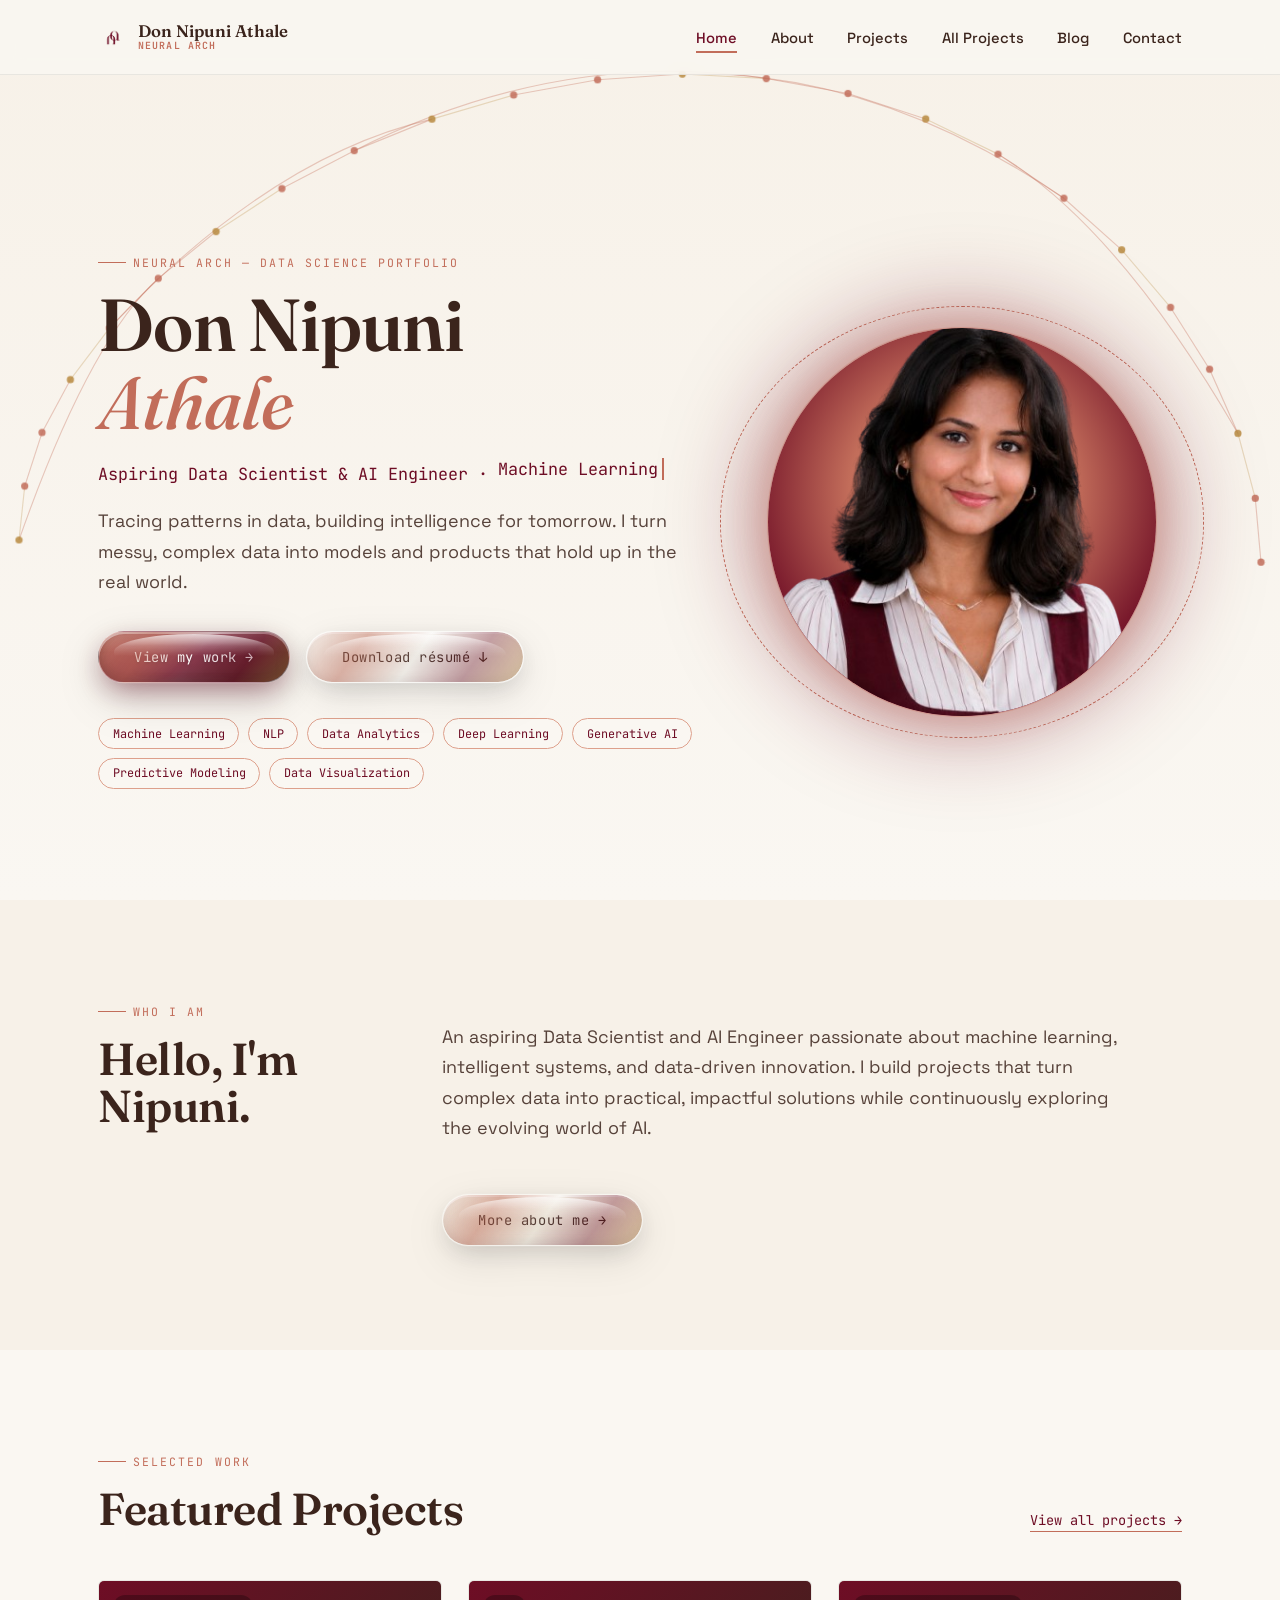
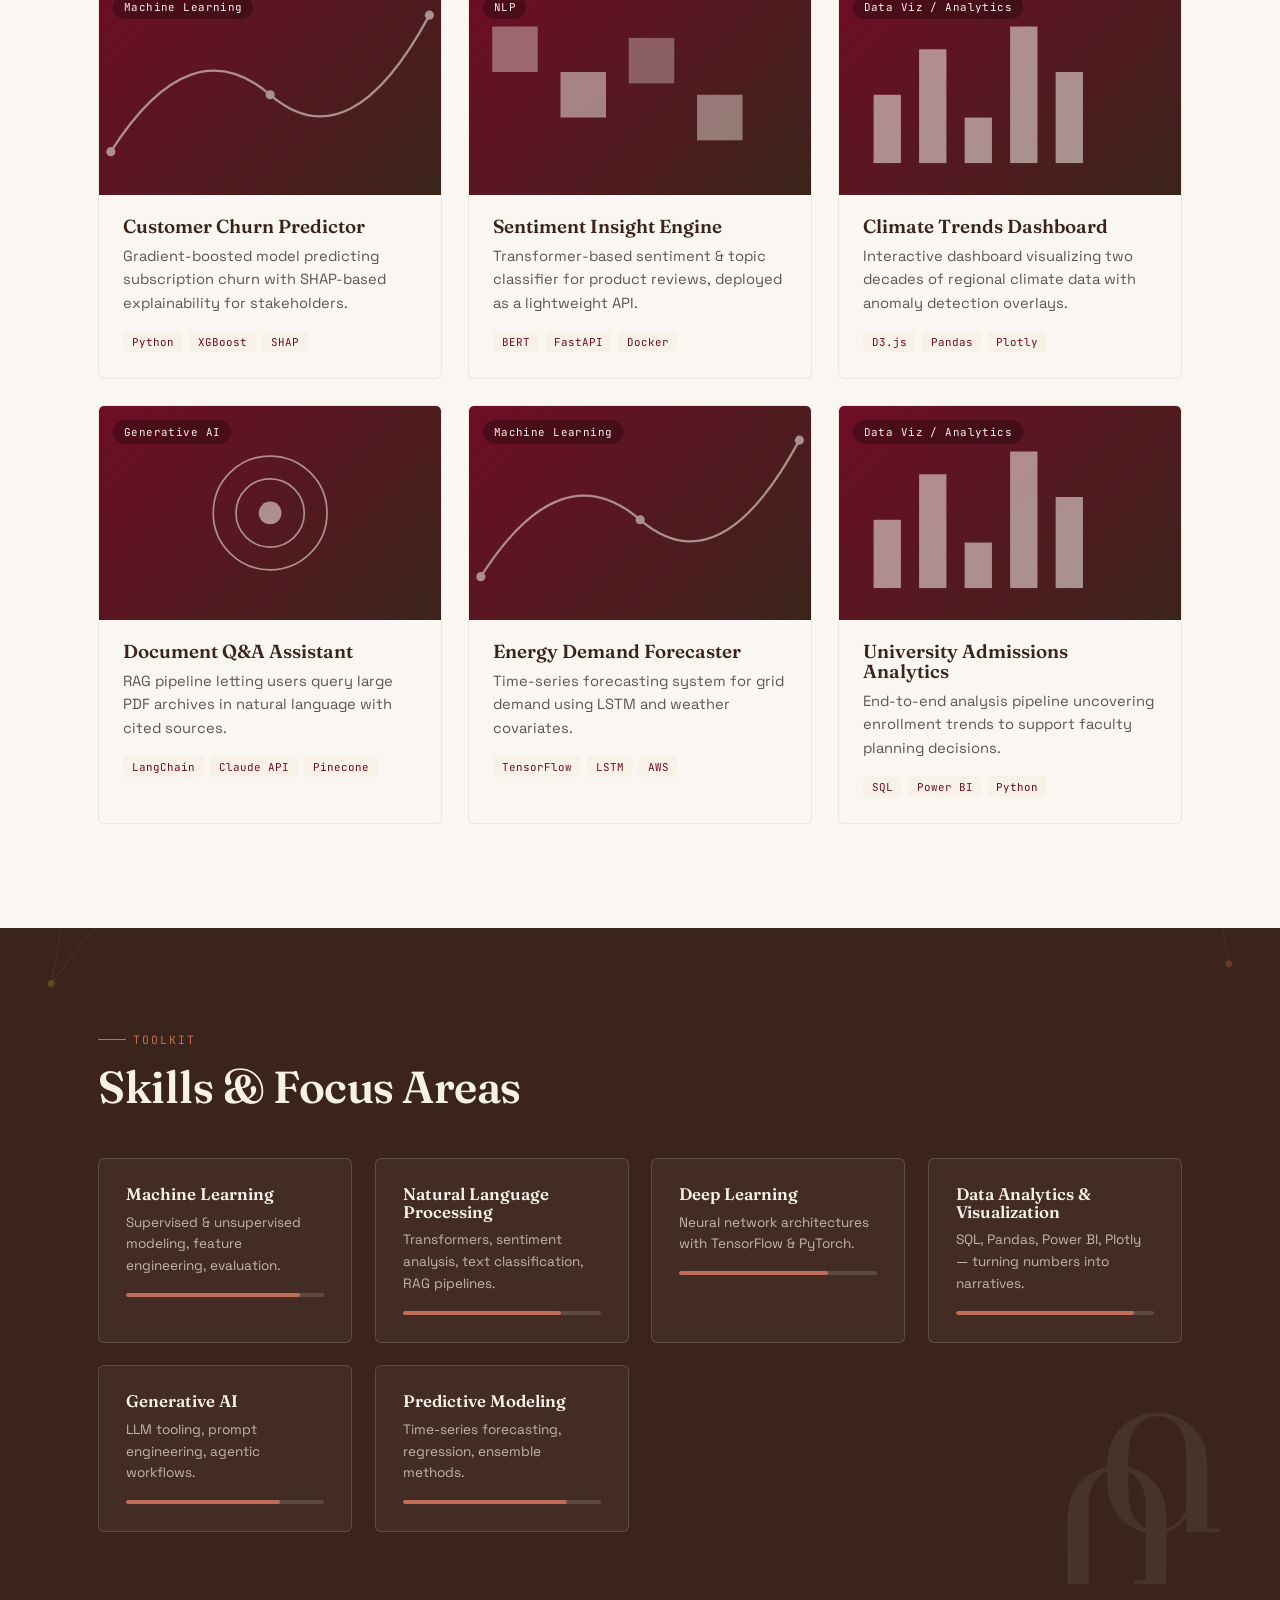
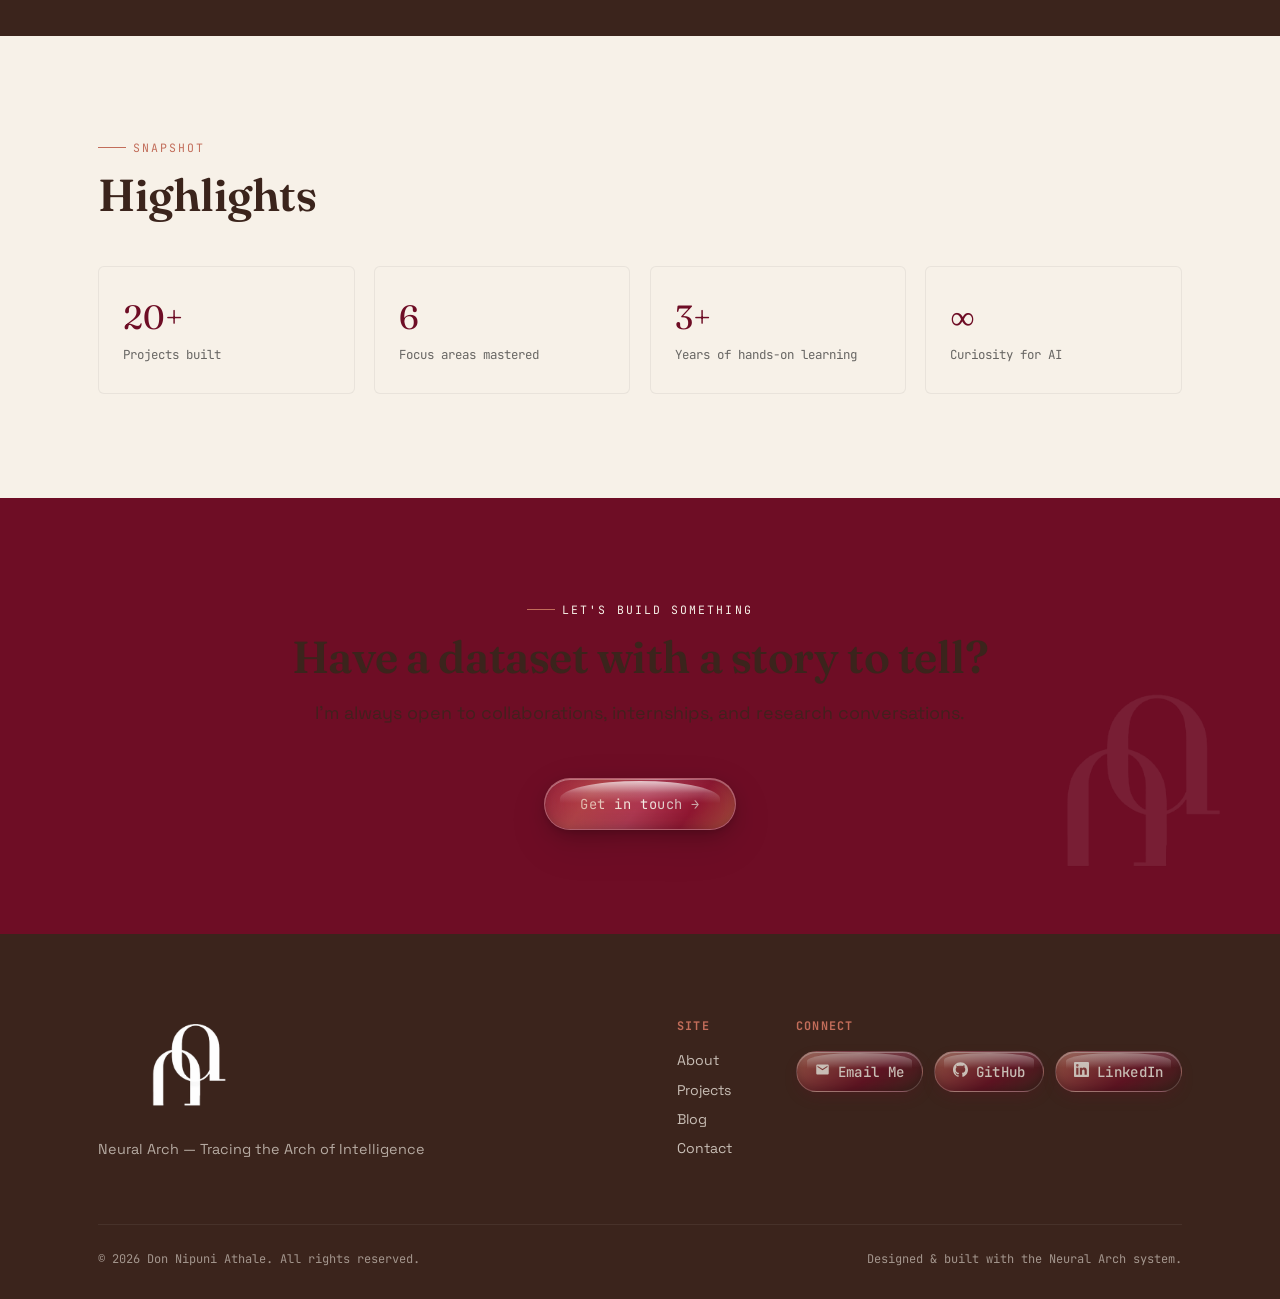
<file: index.html>
<!DOCTYPE html>
<html lang="en">

<head>
  <meta charset="UTF-8">
  <meta name="viewport" content="width=device-width, initial-scale=1.0">
  <title>Don Nipuni Athale — Aspiring Data Scientist & AI Developer</title>
  <meta name="description"
    content="Portfolio of Don Nipuni Athale — aspiring Data Scientist & AI Engineer specializing in machine learning, NLP, and data-driven solutions.">
  <script src="https://identity.netlify.com/v1/netlify-identity-widget.js"></script>
  <link rel="preconnect" href="https://fonts.googleapis.com">
  <link rel="stylesheet" href="css/style.css">
  <link rel="icon" type="image/x-icon" href="favicon.ico">
  <link rel="icon" type="image/png" sizes="32x32" href="favicon.ico">
  <link rel="apple-touch-icon" sizes="180x180" href="assets/images/apple-touch-icon.png">
</head>

<body>

  <!-- ===================== NAV ===================== -->
  <nav class="site-nav">
    <div class="wrap">
      <a href="index.html" class="brand">
        <span class="mark"><img src="assets/images/neural-arch-logo-navbar.png" alt="Neural Arch logo"
            style="width:100%;height:100%;object-fit:contain;"></span>
        <span class="name">Don Nipuni Athale<small>Neural Arch</small></span>
      </a>
      <ul class="nav-links">
        <li><a href="index.html" class="active">Home</a></li>
        <li><a href="about.html">About</a></li>
        <li><a href="projects.html">Projects</a></li>
        <li><a href="all-projects.html">All Projects</a></li>
        <li><a href="blog.html">Blog</a></li>
        <li><a href="contact.html">Contact</a></li>
      </ul>
      <button class="nav-toggle" aria-label="Toggle menu"><span></span><span></span><span></span></button>
    </div>
  </nav>

  <!-- ===================== HERO ===================== -->
  <header class="hero">
    <div class="neural-field" data-neural-arch data-nodes="24" data-arch-height="0.6"></div>
    <div class="wrap">
      <div class="hero-copy">
        <span class="eyebrow">Neural Arch — Data Science Portfolio</span>
        <h1 class="h1-display">Don Nipuni<br><em>Athale</em></h1>
        <span class="role">Aspiring Data Scientist &amp; AI Engineer ·
          <span class="typewrite"
            data-typewrite='["Machine Learning","NLP","Predictive Modeling","Generative AI"]'></span>
        </span>
        <p class="lede">Tracing patterns in data, building intelligence for tomorrow. I turn messy, complex data into
          models and products that hold up in the real world.</p>
        <div class="hero-actions">
          <a href="projects.html" class="btn btn-primary">View my work →</a>
          <a href="assets/resume/Don_Nipuni_Athale_Resume.pdf" class="btn btn-outline" download>Download résumé ↓</a>
        </div>
        <div class="focus-pills">
          <span class="pill">Machine Learning</span>
          <span class="pill">NLP</span>
          <span class="pill">Data Analytics</span>
          <span class="pill">Deep Learning</span>
          <span class="pill">Generative AI</span>
          <span class="pill">Predictive Modeling</span>
          <span class="pill">Data Visualization</span>
        </div>
      </div>
      <div class="hero-portrait">
        <div class="ring"></div>
        <div class="frame">
          <img src="assets/images/profile-hero.png" alt="Portrait of Don Nipuni Athale">
        </div>
      </div>
    </div>
  </header>

  <!-- ===================== ABOUT TEASER ===================== -->
  <section class="section-cream reveal">
    <div class="wrap" style="display:grid;grid-template-columns:.4fr 1fr;gap:3rem;align-items:start;">
      <div>
        <span class="eyebrow">Who I am</span>
        <h2 class="h2-display">Hello, I'm Nipuni.</h2>
      </div>
      <div>
        <p class="lede">An aspiring Data Scientist and AI Engineer passionate about machine learning, intelligent
          systems, and data-driven innovation. I build projects that turn complex data into practical, impactful
          solutions while continuously exploring the evolving world of AI.</p>
        <a href="about.html" class="btn btn-outline mt-2">More about me →</a>
      </div>
    </div>
  </section>

  <!-- ===================== FEATURED PROJECTS ===================== -->
  <section class="section-cream" style="background:var(--warm-white);">
    <div class="wrap">
      <div class="section-head reveal">
        <div>
          <span class="eyebrow">Selected Work</span>
          <h2 class="h2-display">Featured Projects</h2>
        </div>
        <a href="all-projects.html" class="view-all">View all projects →</a>
      </div>

      <div class="projects-grid" id="featured-projects">
        <p style="font-family:var(--font-mono);font-size:.85rem;opacity:.55;padding:1rem 0;">Loading projects…</p>
      </div>
    </div>
  </section>

  <!-- ===================== SKILLS ===================== -->
  <section class="section-dark">
    <div class="neural-field" data-neural-arch data-nodes="14" data-arch-height="0.15" style="opacity:.4;"></div>
    <div class="wrap">
      <div class="section-head reveal">
        <div>
          <span class="eyebrow">Toolkit</span>
          <h2 class="h2-display">Skills &amp; Focus Areas</h2>
        </div>
      </div>
      <div class="skills-grid reveal-stagger">
        <div class="skill-card">
          <h4>Machine Learning</h4>
          <p>Supervised &amp; unsupervised modeling, feature engineering, evaluation.</p>
          <div class="skill-bar"><i data-value="88"></i></div>
        </div>
        <div class="skill-card">
          <h4>Natural Language Processing</h4>
          <p>Transformers, sentiment analysis, text classification, RAG pipelines.</p>
          <div class="skill-bar"><i data-value="80"></i></div>
        </div>
        <div class="skill-card">
          <h4>Deep Learning</h4>
          <p>Neural network architectures with TensorFlow &amp; PyTorch.</p>
          <div class="skill-bar"><i data-value="75"></i></div>
        </div>
        <div class="skill-card">
          <h4>Data Analytics &amp; Visualization</h4>
          <p>SQL, Pandas, Power BI, Plotly — turning numbers into narratives.</p>
          <div class="skill-bar"><i data-value="90"></i></div>
        </div>
        <div class="skill-card">
          <h4>Generative AI</h4>
          <p>LLM tooling, prompt engineering, agentic workflows.</p>
          <div class="skill-bar"><i data-value="78"></i></div>
        </div>
        <div class="skill-card">
          <h4>Predictive Modeling</h4>
          <p>Time-series forecasting, regression, ensemble methods.</p>
          <div class="skill-bar"><i data-value="83"></i></div>
        </div>
      </div>
    </div>
  </section>

  <!-- ===================== HIGHLIGHTS ===================== -->
  <section class="section-cream">
    <div class="wrap">
      <div class="section-head reveal">
        <div>
          <span class="eyebrow">Snapshot</span>
          <h2 class="h2-display">Highlights</h2>
        </div>
      </div>
      <div class="highlights reveal-stagger">
        <div class="highlight-card"><span class="num">20+</span><span class="lbl">Projects built</span></div>
        <div class="highlight-card"><span class="num">6</span><span class="lbl">Focus areas mastered</span></div>
        <div class="highlight-card"><span class="num">3+</span><span class="lbl">Years of hands-on learning</span></div>
        <div class="highlight-card"><span class="num">∞</span><span class="lbl">Curiosity for AI</span></div>
      </div>
    </div>
  </section>

  <!-- ===================== CTA ===================== -->
  <section class="section-maroon text-center">
    <div class="wrap">
      <span class="eyebrow" style="justify-content:center;color:var(--cream);">Let's build something</span>
      <h2 class="h2-display">Have a dataset with a story to tell?</h2>
      <p class="lede" style="margin-inline:auto;">I'm always open to collaborations, internships, and research
        conversations.</p>
      <a href="contact.html" class="btn btn-outline mt-2">Get in touch →</a>
    </div>
  </section>

  <!-- ===================== FOOTER ===================== -->
  <footer class="site-footer">
    <div class="wrap">
      <div class="footer-top">
        <div class="footer-brand">
          <img src="assets/images/neural-arch-watermark.png" alt="Neural Arch logo"
            style="width:180px;margin-bottom:.6rem;">
          <p>Neural Arch — Tracing the Arch of Intelligence</p>
        </div>
        <div class="footer-cols">
          <div class="footer-col">
            <h5>Site</h5>
            <a href="about.html">About</a>
            <a href="projects.html">Projects</a>
            <a href="blog.html">Blog</a>
            <a href="contact.html">Contact</a>
          </div>
          <div class="footer-col">
            <h5>Connect</h5>
            <div class="social-links">
              <a href="mailto:dnkathale.work@gmail.com" class="social-btn">
                <svg viewBox="0 0 24 24" xmlns="http://www.w3.org/2000/svg">
                  <path
                    d="M20 4H4c-1.1 0-2 .9-2 2v12c0 1.1.9 2 2 2h16c1.1 0 2-.9 2-2V6c0-1.1-.9-2-2-2zm0 4-8 5-8-5V6l8 5 8-5v2z" />
                </svg>
                Email Me
              </a>
              <a href="https://github.com/nipuni-2002" target="_blank" rel="noopener" class="social-btn">
                <svg viewBox="0 0 24 24" xmlns="http://www.w3.org/2000/svg">
                  <path
                    d="M12 .297c-6.63 0-12 5.373-12 12 0 5.303 3.438 9.8 8.205 11.385.6.113.82-.258.82-.577 0-.285-.01-1.04-.015-2.04-3.338.724-4.042-1.61-4.042-1.61C4.422 18.07 3.633 17.7 3.633 17.7c-1.087-.744.084-.729.084-.729 1.205.084 1.838 1.236 1.838 1.236 1.07 1.835 2.809 1.305 3.495.998.108-.776.417-1.305.76-1.605-2.665-.3-5.466-1.332-5.466-5.93 0-1.31.465-2.38 1.235-3.22-.135-.303-.54-1.523.105-3.176 0 0 1.005-.322 3.3 1.23.96-.267 1.98-.399 3-.405 1.02.006 2.04.138 3 .405 2.28-1.552 3.285-1.23 3.285-1.23.645 1.653.24 2.873.12 3.176.765.84 1.23 1.91 1.23 3.22 0 4.61-2.805 5.625-5.475 5.92.42.36.81 1.096.81 2.22 0 1.606-.015 2.896-.015 3.286 0 .315.21.69.825.57C20.565 22.092 24 17.592 24 12.297c0-6.627-5.373-12-12-12" />
                </svg>
                GitHub
              </a>
              <a href="https://www.linkedin.com/in/nipuni-a-a5445b3b0/" target="_blank" rel="noopener"
                class="social-btn">
                <svg viewBox="0 0 24 24" xmlns="http://www.w3.org/2000/svg">
                  <path
                    d="M20.447 20.452h-3.554v-5.569c0-1.328-.027-3.037-1.852-3.037-1.853 0-2.136 1.445-2.136 2.939v5.667H9.351V9h3.414v1.561h.046c.477-.9 1.637-1.85 3.37-1.85 3.601 0 4.267 2.37 4.267 5.455v6.286zM5.337 7.433a2.062 2.062 0 0 1-2.063-2.065 2.064 2.064 0 1 1 2.063 2.065zm1.782 13.019H3.555V9h3.564v11.452zM22.225 0H1.771C.792 0 0 .774 0 1.729v20.542C0 23.227.792 24 1.771 24h20.451C23.2 24 24 23.227 24 22.271V1.729C24 .774 23.2 0 22.222 0h.003z" />
                </svg>
                LinkedIn
              </a>
            </div>
          </div>
        </div>
      </div>
      <div class="footer-bottom">
        <span>© 2026 Don Nipuni Athale. All rights reserved.</span>
        <span>Designed &amp; built with the Neural Arch system.</span>
      </div>
    </div>
  </footer>

  <script src="js/main.js"></script>
  <script src="js/content.js"></script>
</body>

</html>
</file>
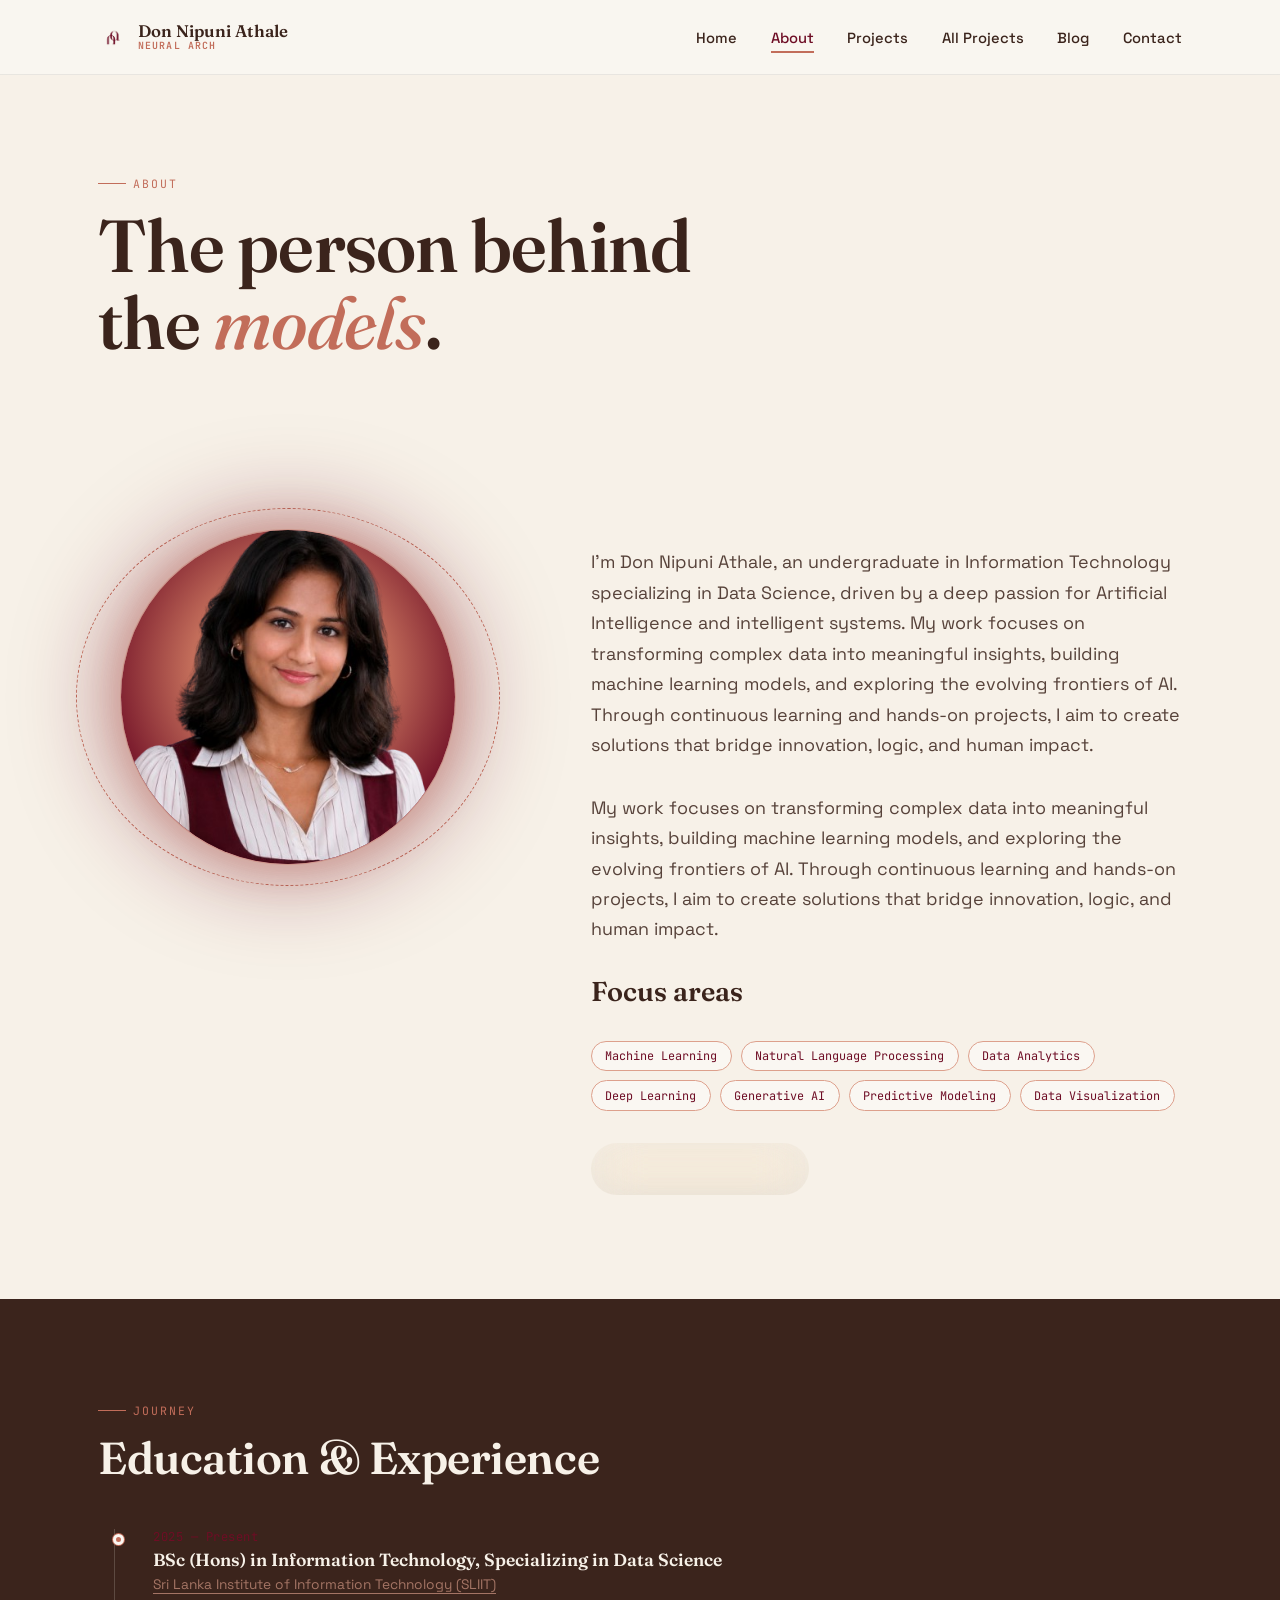
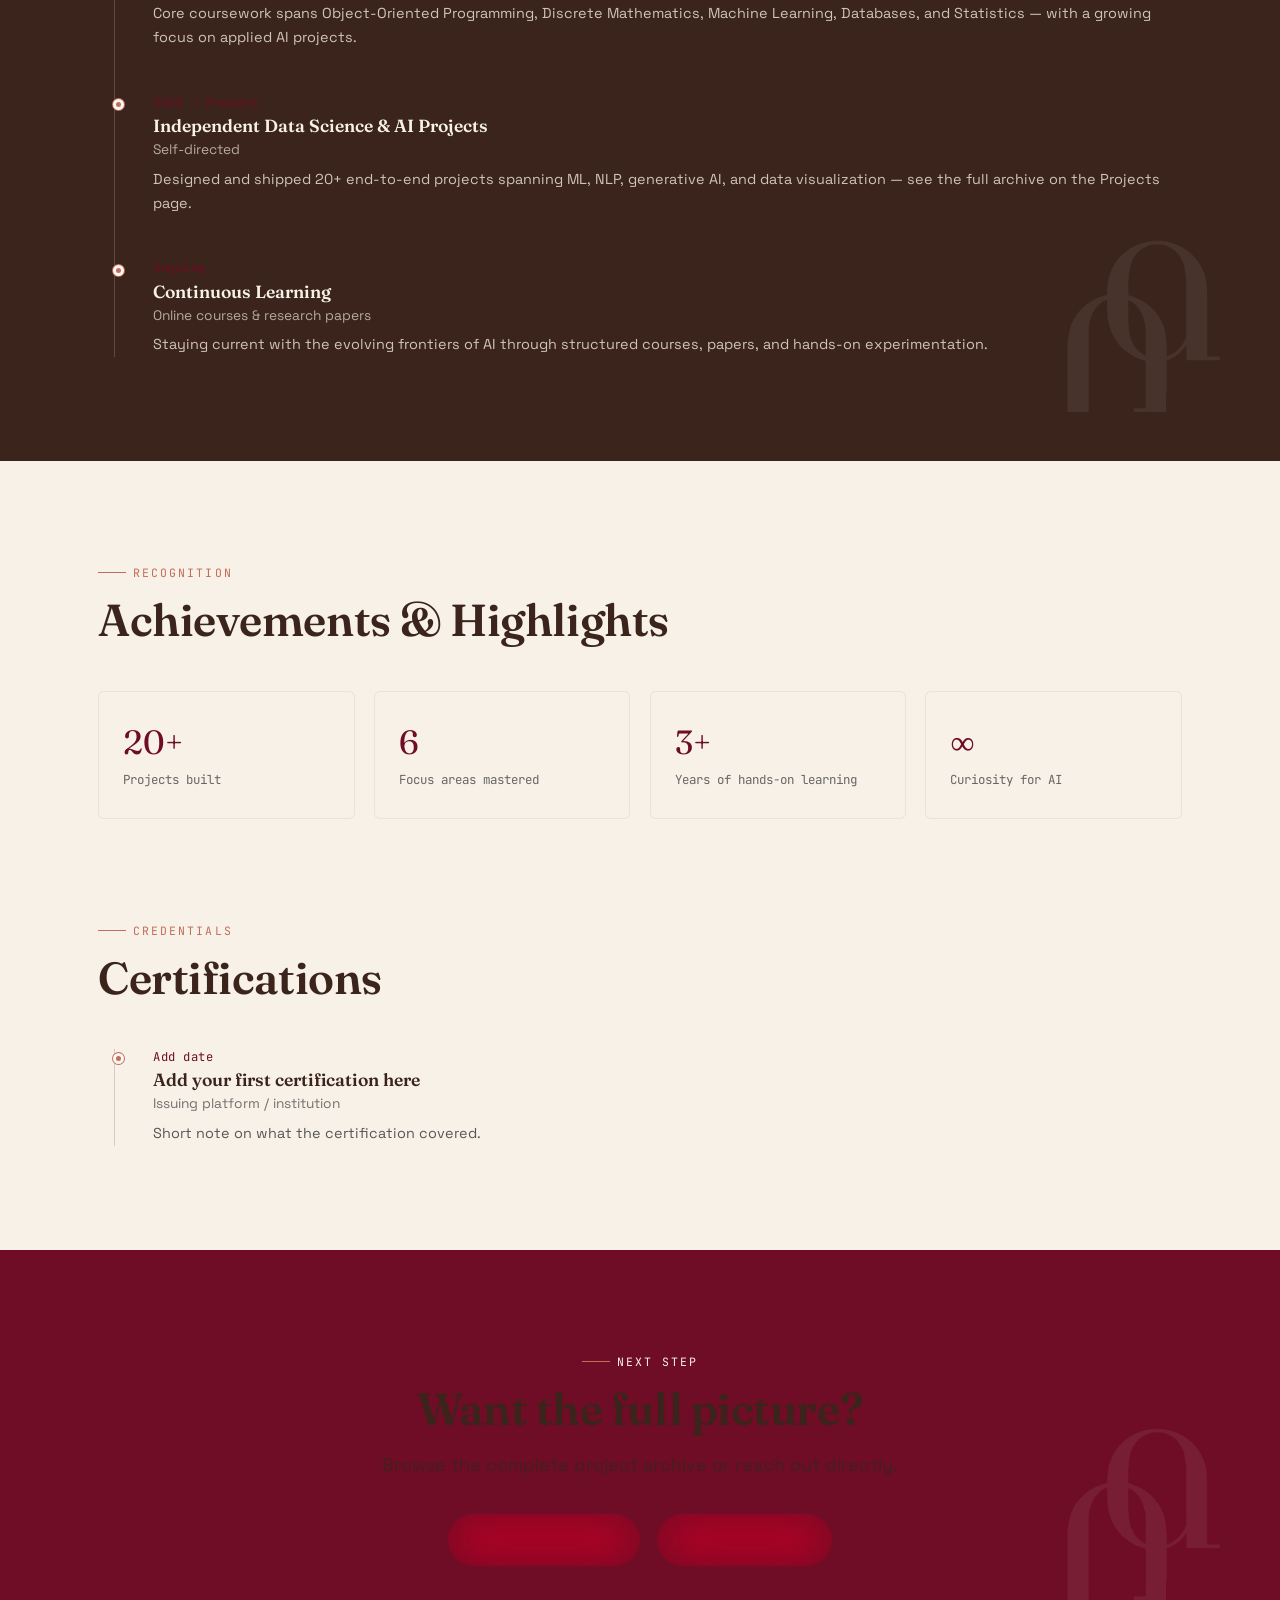
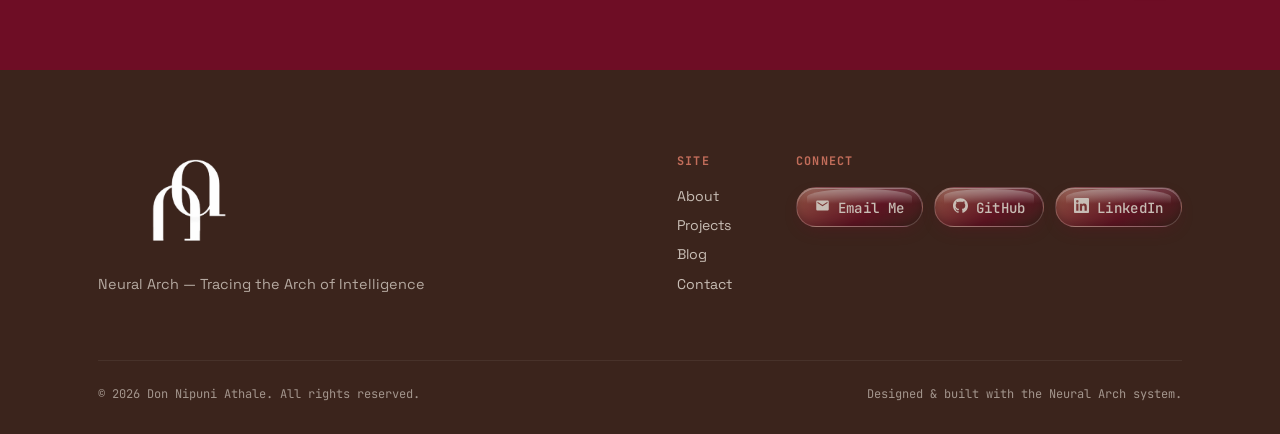
<file: about.html>
<!DOCTYPE html>
<html lang="en">

<head>
  <meta charset="UTF-8">
  <meta name="viewport" content="width=device-width, initial-scale=1.0">
  <title>About — Don Nipuni Athale</title>
  <link rel="stylesheet" href="css/style.css">
  <link rel="icon" type="image/x-icon" href="favicon.ico">
  <link rel="icon" type="image/png" sizes="32x32" href="favicon.ico">
  <link rel="apple-touch-icon" sizes="180x180" href="assets/images/apple-touch-icon.png">
</head>

<body>

  <nav class="site-nav">
    <div class="wrap">
      <a href="index.html" class="brand">
        <span class="mark"><img src="assets/images/neural-arch-logo-navbar.png" alt="Neural Arch logo"
            style="width:100%;height:100%;object-fit:contain;"></span>
        <span class="name">Don Nipuni Athale<small>Neural Arch</small></span>
      </a>
      <ul class="nav-links">
        <li><a href="index.html">Home</a></li>
        <li><a href="about.html" class="active">About</a></li>
        <li><a href="projects.html">Projects</a></li>
        <li><a href="all-projects.html">All Projects</a></li>
        <li><a href="blog.html">Blog</a></li>
        <li><a href="contact.html">Contact</a></li>
      </ul>
      <button class="nav-toggle" aria-label="Toggle menu"><span></span><span></span><span></span></button>
    </div>
  </nav>

  <header class="page-header">
    <div class="neural-field" data-neural-arch data-nodes="16" data-arch-height="0.2" style="opacity:.5;"></div>
    <div class="wrap reveal in">
      <span class="eyebrow">About</span>
      <h1 class="h1-display">The person behind<br>the <em>models</em>.</h1>
    </div>
  </header>

  <!-- BIO -->
  <section class="section-cream">
    <div class="wrap" style="display:grid;grid-template-columns:.85fr 1.15fr;gap:3.5rem;align-items:start;">
      <div class="reveal" style="position:sticky;top:6rem;">
        <div class="hero-portrait" style="max-width:380px;">
          <div class="ring"></div>
          <div class="frame"><img src="assets/images/profile-hero.png" alt="Don Nipuni Athale"></div>
        </div>
      </div>
      <div class="reveal">
        <p class="lede" id="about-bio">I'm Don Nipuni Athale, an undergraduate in Information Technology specializing in
          Data Science, driven by a deep passion for Artificial Intelligence and intelligent systems.</p>
        <p class="lede mt-2">My work focuses on transforming complex data into meaningful insights, building machine
          learning models, and exploring the evolving frontiers of AI. Through continuous learning and hands-on
          projects, I aim to create solutions that bridge innovation, logic, and human impact.</p>

        <h3 class="h3-display mt-2" style="margin-bottom:1rem;">Focus areas</h3>
        <div class="focus-pills">
          <span class="pill">Machine Learning</span>
          <span class="pill">Natural Language Processing</span>
          <span class="pill">Data Analytics</span>
          <span class="pill">Deep Learning</span>
          <span class="pill">Generative AI</span>
          <span class="pill">Predictive Modeling</span>
          <span class="pill">Data Visualization</span>
        </div>

        <a href="assets/resume/Don_Nipuni_Athale_Resume.pdf" class="btn btn-primary mt-2" download>Download résumé ↓</a>
      </div>
    </div>
  </section>

  <!-- EDUCATION + EXPERIENCE -->
  <section class="section-dark">
    <div class="wrap">
      <div class="section-head reveal">
        <div>
          <span class="eyebrow">Journey</span>
          <h2 class="h2-display">Education &amp; Experience</h2>
        </div>
      </div>
      <div class="timeline reveal" style="border-color:rgba(247,241,232,.18);" id="timeline">
        <p style="color:var(--cream);opacity:.6;font-family:var(--font-mono);font-size:.82rem;">Loading timeline…</p>
      </div>
    </div>
  </section>

  <!-- ACHIEVEMENTS -->
  <section class="section-cream">
    <div class="wrap">
      <div class="section-head reveal">
        <div>
          <span class="eyebrow">Recognition</span>
          <h2 class="h2-display">Achievements &amp; Highlights</h2>
        </div>
      </div>
      <div class="highlights reveal-stagger" id="highlights-grid">
        <div class="highlight-card" style="opacity:.4;"><span class="num">…</span><span class="lbl">Loading</span></div>
      </div>
    </div>
  </section>

  <!-- CERTIFICATIONS -->
  <section class="section-cream" style="padding-top:0;">
    <div class="wrap">
      <div class="section-head reveal">
        <div>
          <span class="eyebrow">Credentials</span>
          <h2 class="h2-display">Certifications</h2>
        </div>
      </div>
      <div class="timeline reveal" id="certifications">
        <p style="opacity:.6;font-family:var(--font-mono);font-size:.82rem;">Loading certifications…</p>
      </div>
    </div>
  </section>

  <section class="section-maroon text-center">
    <div class="wrap">
      <span class="eyebrow" style="justify-content:center;color:var(--cream);">Next step</span>
      <h2 class="h2-display">Want the full picture?</h2>
      <p class="lede" style="margin-inline:auto;">Browse the complete project archive or reach out directly.</p>
      <div class="hero-actions" style="justify-content:center;">
        <a href="all-projects.html" class="btn btn-outline">All Projects →</a>
        <a href="contact.html" class="btn btn-outline">Contact me →</a>
      </div>
    </div>
  </section>

  <footer class="site-footer">
    <div class="wrap">
      <div class="footer-top">
        <div class="footer-brand">
          <img src="assets/images/neural-arch-watermark.png" alt="Neural Arch logo"
            style="width:180px;margin-bottom:.6rem;">
          <p>Neural Arch — Tracing the Arch of Intelligence</p>
        </div>
        <div class="footer-cols">
          <div class="footer-col">
            <h5>Site</h5>
            <a href="about.html">About</a>
            <a href="projects.html">Projects</a>
            <a href="blog.html">Blog</a>
            <a href="contact.html">Contact</a>
          </div>
          <div class="footer-col">
            <h5>Connect</h5>
            <div class="social-links">
              <a href="mailto:dnkathale.work@gmail.com" class="social-btn">
                <svg viewBox="0 0 24 24" xmlns="http://www.w3.org/2000/svg">
                  <path
                    d="M20 4H4c-1.1 0-2 .9-2 2v12c0 1.1.9 2 2 2h16c1.1 0 2-.9 2-2V6c0-1.1-.9-2-2-2zm0 4-8 5-8-5V6l8 5 8-5v2z" />
                </svg>
                Email Me
              </a>
              <a href="https://github.com/nipuni-2002" target="_blank" rel="noopener" class="social-btn">
                <svg viewBox="0 0 24 24" xmlns="http://www.w3.org/2000/svg">
                  <path
                    d="M12 .297c-6.63 0-12 5.373-12 12 0 5.303 3.438 9.8 8.205 11.385.6.113.82-.258.82-.577 0-.285-.01-1.04-.015-2.04-3.338.724-4.042-1.61-4.042-1.61C4.422 18.07 3.633 17.7 3.633 17.7c-1.087-.744.084-.729.084-.729 1.205.084 1.838 1.236 1.838 1.236 1.07 1.835 2.809 1.305 3.495.998.108-.776.417-1.305.76-1.605-2.665-.3-5.466-1.332-5.466-5.93 0-1.31.465-2.38 1.235-3.22-.135-.303-.54-1.523.105-3.176 0 0 1.005-.322 3.3 1.23.96-.267 1.98-.399 3-.405 1.02.006 2.04.138 3 .405 2.28-1.552 3.285-1.23 3.285-1.23.645 1.653.24 2.873.12 3.176.765.84 1.23 1.91 1.23 3.22 0 4.61-2.805 5.625-5.475 5.92.42.36.81 1.096.81 2.22 0 1.606-.015 2.896-.015 3.286 0 .315.21.69.825.57C20.565 22.092 24 17.592 24 12.297c0-6.627-5.373-12-12-12" />
                </svg>
                GitHub
              </a>
              <a href="https://www.linkedin.com/in/nipuni-a-a5445b3b0/" target="_blank" rel="noopener"
                class="social-btn">
                <svg viewBox="0 0 24 24" xmlns="http://www.w3.org/2000/svg">
                  <path
                    d="M20.447 20.452h-3.554v-5.569c0-1.328-.027-3.037-1.852-3.037-1.853 0-2.136 1.445-2.136 2.939v5.667H9.351V9h3.414v1.561h.046c.477-.9 1.637-1.85 3.37-1.85 3.601 0 4.267 2.37 4.267 5.455v6.286zM5.337 7.433a2.062 2.062 0 0 1-2.063-2.065 2.064 2.064 0 1 1 2.063 2.065zm1.782 13.019H3.555V9h3.564v11.452zM22.225 0H1.771C.792 0 0 .774 0 1.729v20.542C0 23.227.792 24 1.771 24h20.451C23.2 24 24 23.227 24 22.271V1.729C24 .774 23.2 0 22.222 0h.003z" />
                </svg>
                LinkedIn
              </a>
            </div>
          </div>
        </div>
      </div>
      <div class="footer-bottom">
        <span>© 2026 Don Nipuni Athale. All rights reserved.</span>
        <span>Designed &amp; built with the Neural Arch system.</span>
      </div>
    </div>
  </footer>

  <script src="js/main.js"></script>
  <script src="js/content.js"></script>
</body>

</html>
</file>
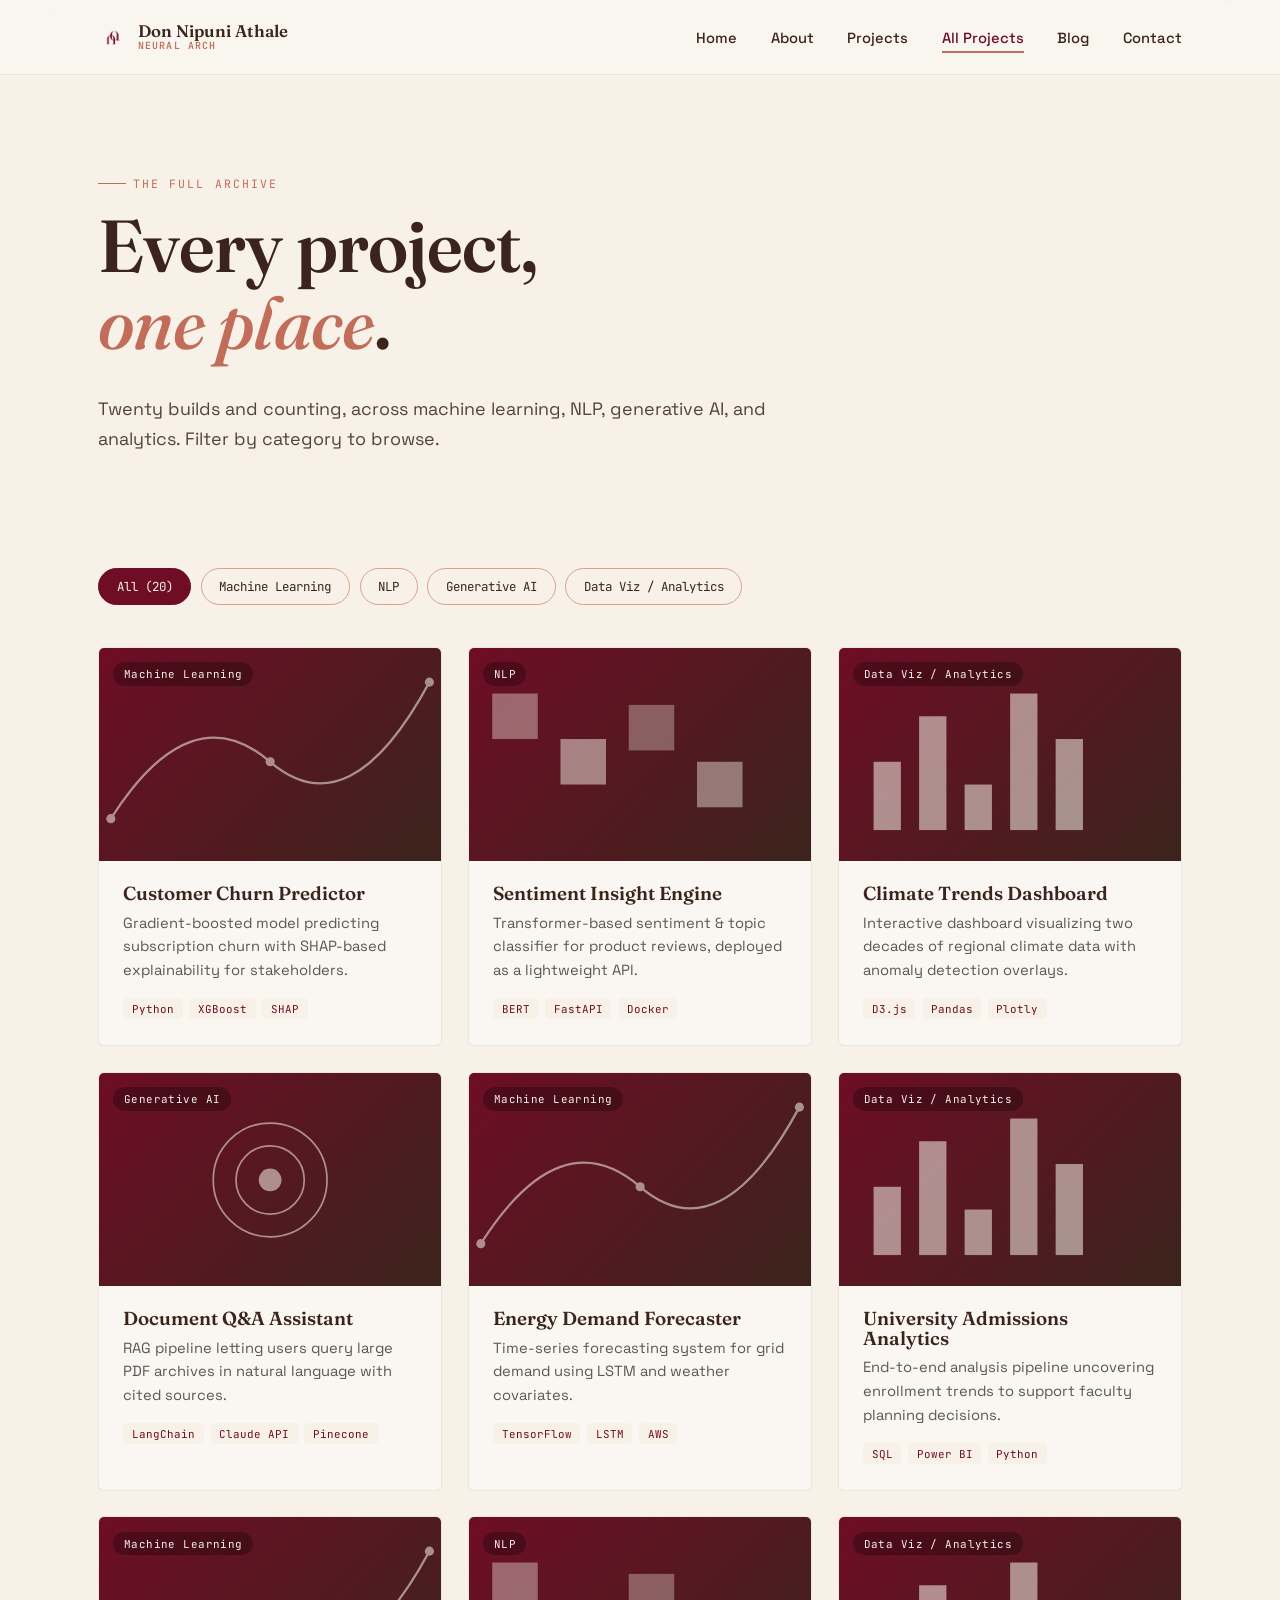
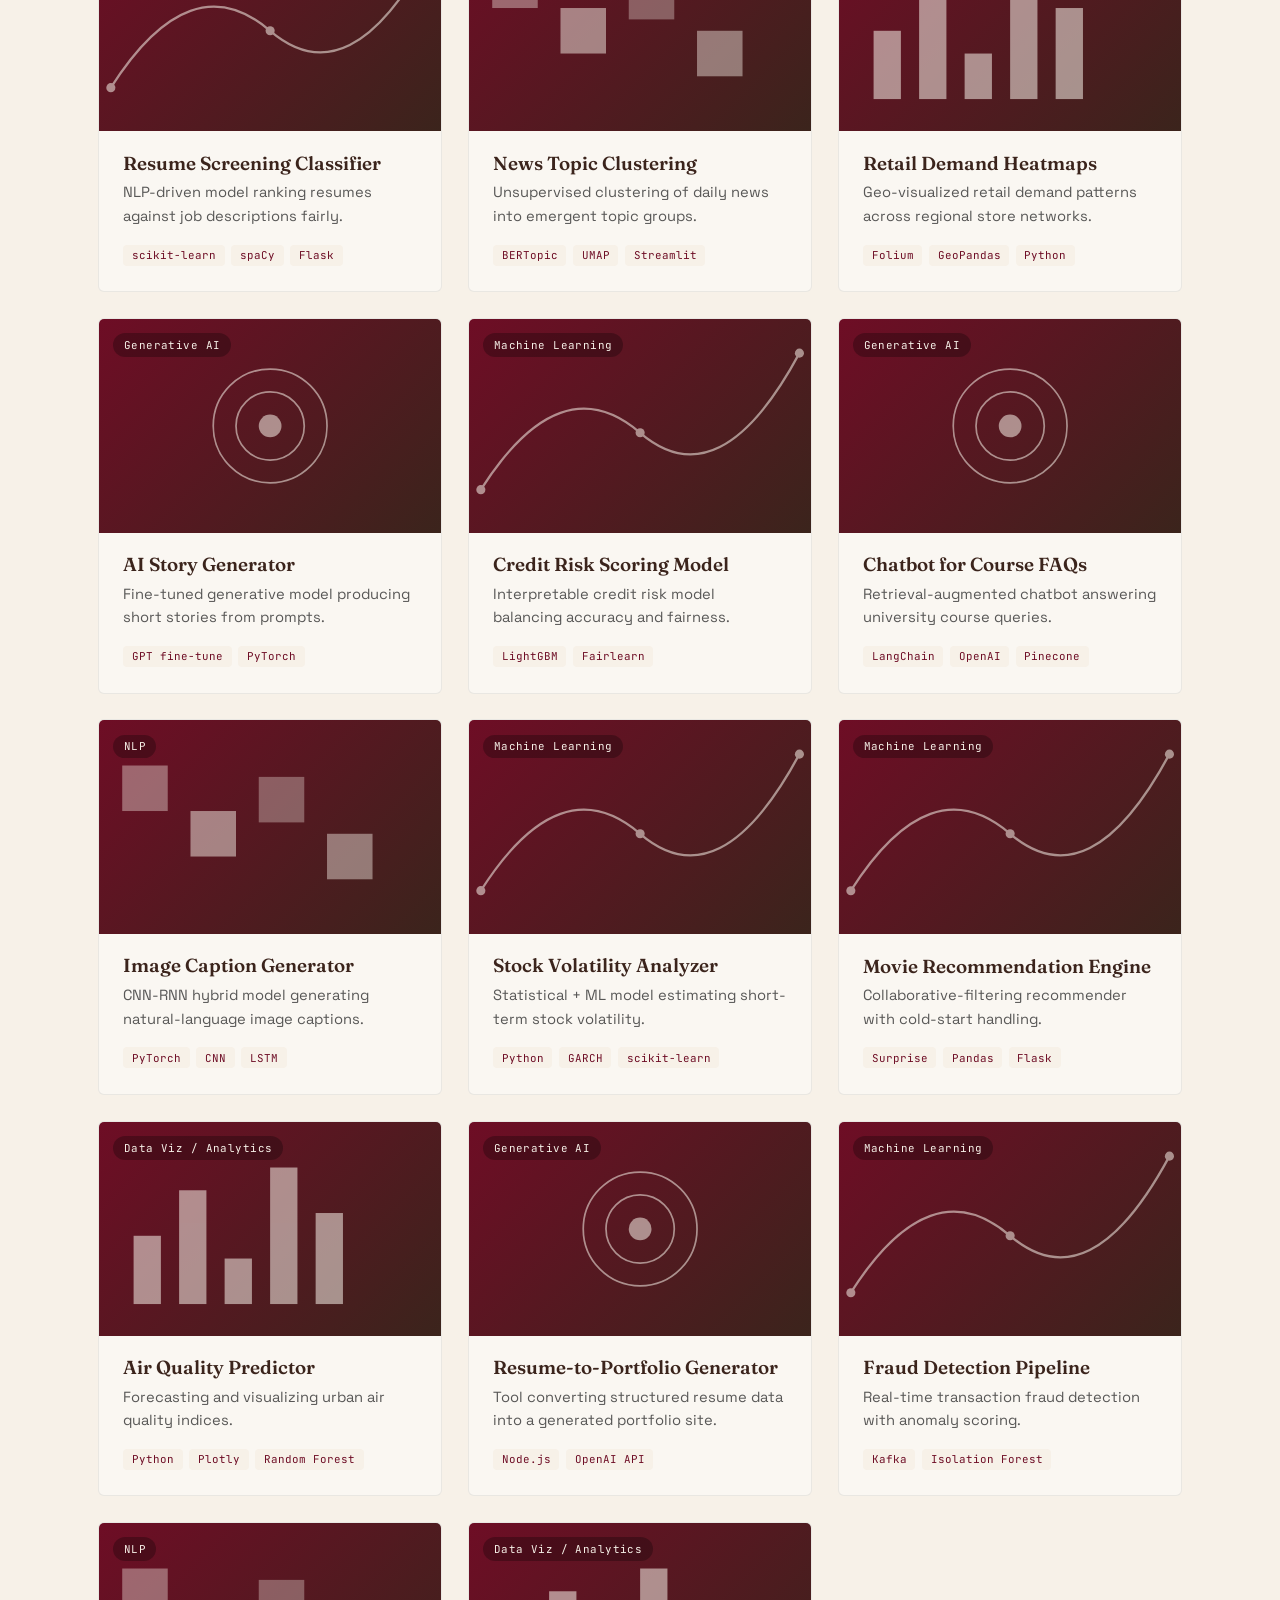
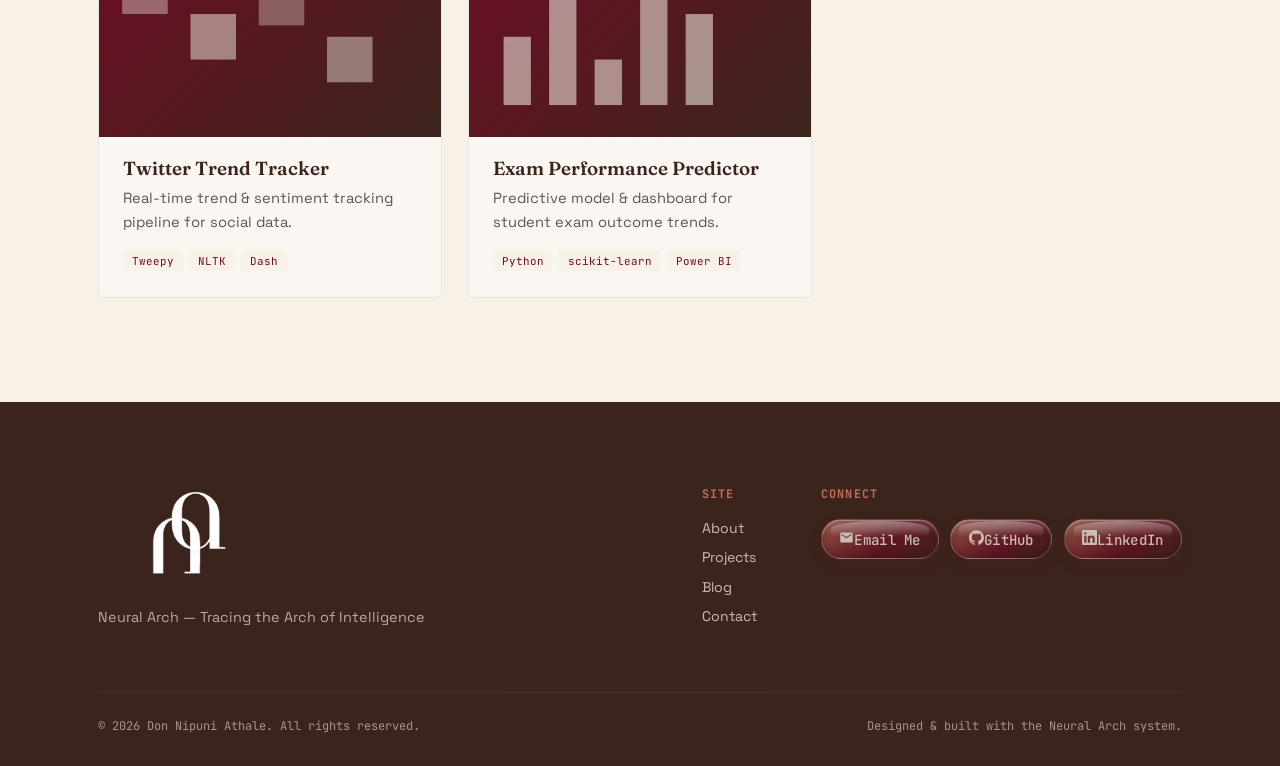
<file: all-projects.html>
<!DOCTYPE html>
<html lang="en">

<head>
  <meta charset="UTF-8">
  <meta name="viewport" content="width=device-width, initial-scale=1.0">
  <title>All Projects — Don Nipuni Athale</title>
  <link rel="stylesheet" href="css/style.css">
  <link rel="icon" type="image/x-icon" href="favicon.ico">
  <link rel="icon" type="image/png" sizes="32x32" href="favicon.ico">
  <link rel="apple-touch-icon" sizes="180x180" href="assets/images/apple-touch-icon.png">
</head>

<body>

  <nav class="site-nav">
    <div class="wrap">
      <a href="index.html" class="brand">
        <span class="mark"><img src="assets/images/neural-arch-logo-navbar.png" alt="Neural Arch logo"
            style="width:100%;height:100%;object-fit:contain;"></span>
        <span class="name">Don Nipuni Athale<small>Neural Arch</small></span>
      </a>
      <ul class="nav-links">
        <li><a href="index.html">Home</a></li>
        <li><a href="about.html">About</a></li>
        <li><a href="projects.html">Projects</a></li>
        <li><a href="all-projects.html" class="active">All Projects</a></li>
        <li><a href="blog.html">Blog</a></li>
        <li><a href="contact.html">Contact</a></li>
      </ul>
      <button class="nav-toggle" aria-label="Toggle menu"><span></span><span></span><span></span></button>
    </div>
  </nav>

  <header class="page-header">
    <div class="neural-field" data-neural-arch data-nodes="18" data-arch-height="0.2" style="opacity:.5;"></div>
    <div class="wrap reveal in">
      <span class="eyebrow">The Full Archive</span>
      <h1 class="h1-display">Every project,<br><em>one place</em>.</h1>
      <p class="lede mt-2">Twenty builds and counting, across machine learning, NLP, generative AI, and analytics.
        Filter by category to browse.</p>
    </div>
  </header>

  <section class="section-cream" style="padding-top:2rem;">
    <div class="wrap">
      <div class="filter-bar reveal">
        <button class="filter-btn active" data-filter="all"><span id="all-count">All</span></button>
        <button class="filter-btn" data-filter="ml">Machine Learning</button>
        <button class="filter-btn" data-filter="nlp">NLP</button>
        <button class="filter-btn" data-filter="genai">Generative AI</button>
        <button class="filter-btn" data-filter="viz">Data Viz / Analytics</button>
      </div>

      <div class="projects-grid" id="all-projects-grid">
        <p style="font-family:var(--font-mono);font-size:.85rem;opacity:.55;padding:1rem 0;">Loading all projects…</p>
      </div>
    </div>
  </section>

  <footer class="site-footer">
    <div class="wrap">
      <div class="footer-top">
        <div class="footer-brand">
          <img src="assets/images/neural-arch-watermark.png" alt="Neural Arch logo"
            style="width:180px;margin-bottom:.6rem;">
          <p>Neural Arch — Tracing the Arch of Intelligence</p>
        </div>
        <div class="footer-cols">
          <div class="footer-col">
            <h5>Site</h5><a href="about.html">About</a><a href="projects.html">Projects</a><a
              href="blog.html">Blog</a><a href="contact.html">Contact</a>
          </div>
          <div class="footer-col">
            <h5>Connect</h5>
            <div class="social-links"><a href="mailto:dnkathale.work@gmail.com" class="social-btn"><svg
                  viewBox="0 0 24 24" xmlns="http://www.w3.org/2000/svg">
                  <path
                    d="M20 4H4c-1.1 0-2 .9-2 2v12c0 1.1.9 2 2 2h16c1.1 0 2-.9 2-2V6c0-1.1-.9-2-2-2zm0 4-8 5-8-5V6l8 5 8-5v2z" />
                </svg>Email Me</a><a href="https://github.com/nipuni-2002" target="_blank" rel="noopener"
                class="social-btn"><svg viewBox="0 0 24 24" xmlns="http://www.w3.org/2000/svg">
                  <path
                    d="M12 .297c-6.63 0-12 5.373-12 12 0 5.303 3.438 9.8 8.205 11.385.6.113.82-.258.82-.577 0-.285-.01-1.04-.015-2.04-3.338.724-4.042-1.61-4.042-1.61C4.422 18.07 3.633 17.7 3.633 17.7c-1.087-.744.084-.729.084-.729 1.205.084 1.838 1.236 1.838 1.236 1.07 1.835 2.809 1.305 3.495.998.108-.776.417-1.305.76-1.605-2.665-.3-5.466-1.332-5.466-5.93 0-1.31.465-2.38 1.235-3.22-.135-.303-.54-1.523.105-3.176 0 0 1.005-.322 3.3 1.23.96-.267 1.98-.399 3-.405 1.02.006 2.04.138 3 .405 2.28-1.552 3.285-1.23 3.285-1.23.645 1.653.24 2.873.12 3.176.765.84 1.23 1.91 1.23 3.22 0 4.61-2.805 5.625-5.475 5.92.42.36.81 1.096.81 2.22 0 1.606-.015 2.896-.015 3.286 0 .315.21.69.825.57C20.565 22.092 24 17.592 24 12.297c0-6.627-5.373-12-12-12" />
                </svg>GitHub</a><a href="https://www.linkedin.com/in/nipuni-a-a5445b3b0/" target="_blank" rel="noopener"
                class="social-btn"><svg viewBox="0 0 24 24" xmlns="http://www.w3.org/2000/svg">
                  <path
                    d="M20.447 20.452h-3.554v-5.569c0-1.328-.027-3.037-1.852-3.037-1.853 0-2.136 1.445-2.136 2.939v5.667H9.351V9h3.414v1.561h.046c.477-.9 1.637-1.85 3.37-1.85 3.601 0 4.267 2.37 4.267 5.455v6.286zM5.337 7.433a2.062 2.062 0 0 1-2.063-2.065 2.064 2.064 0 1 1 2.063 2.065zm1.782 13.019H3.555V9h3.564v11.452zM22.225 0H1.771C.792 0 0 .774 0 1.729v20.542C0 23.227.792 24 1.771 24h20.451C23.2 24 24 23.227 24 22.271V1.729C24 .774 23.2 0 22.222 0h.003z" />
                </svg>LinkedIn</a></div>
          </div>
        </div>
      </div>
      <div class="footer-bottom"><span>© 2026 Don Nipuni Athale. All rights reserved.</span><span>Designed &amp; built
          with the Neural Arch system.</span></div>
    </div>
  </footer>

  <script src="js/main.js"></script>
  <script src="js/content.js"></script>
</body>

</html>
</file>
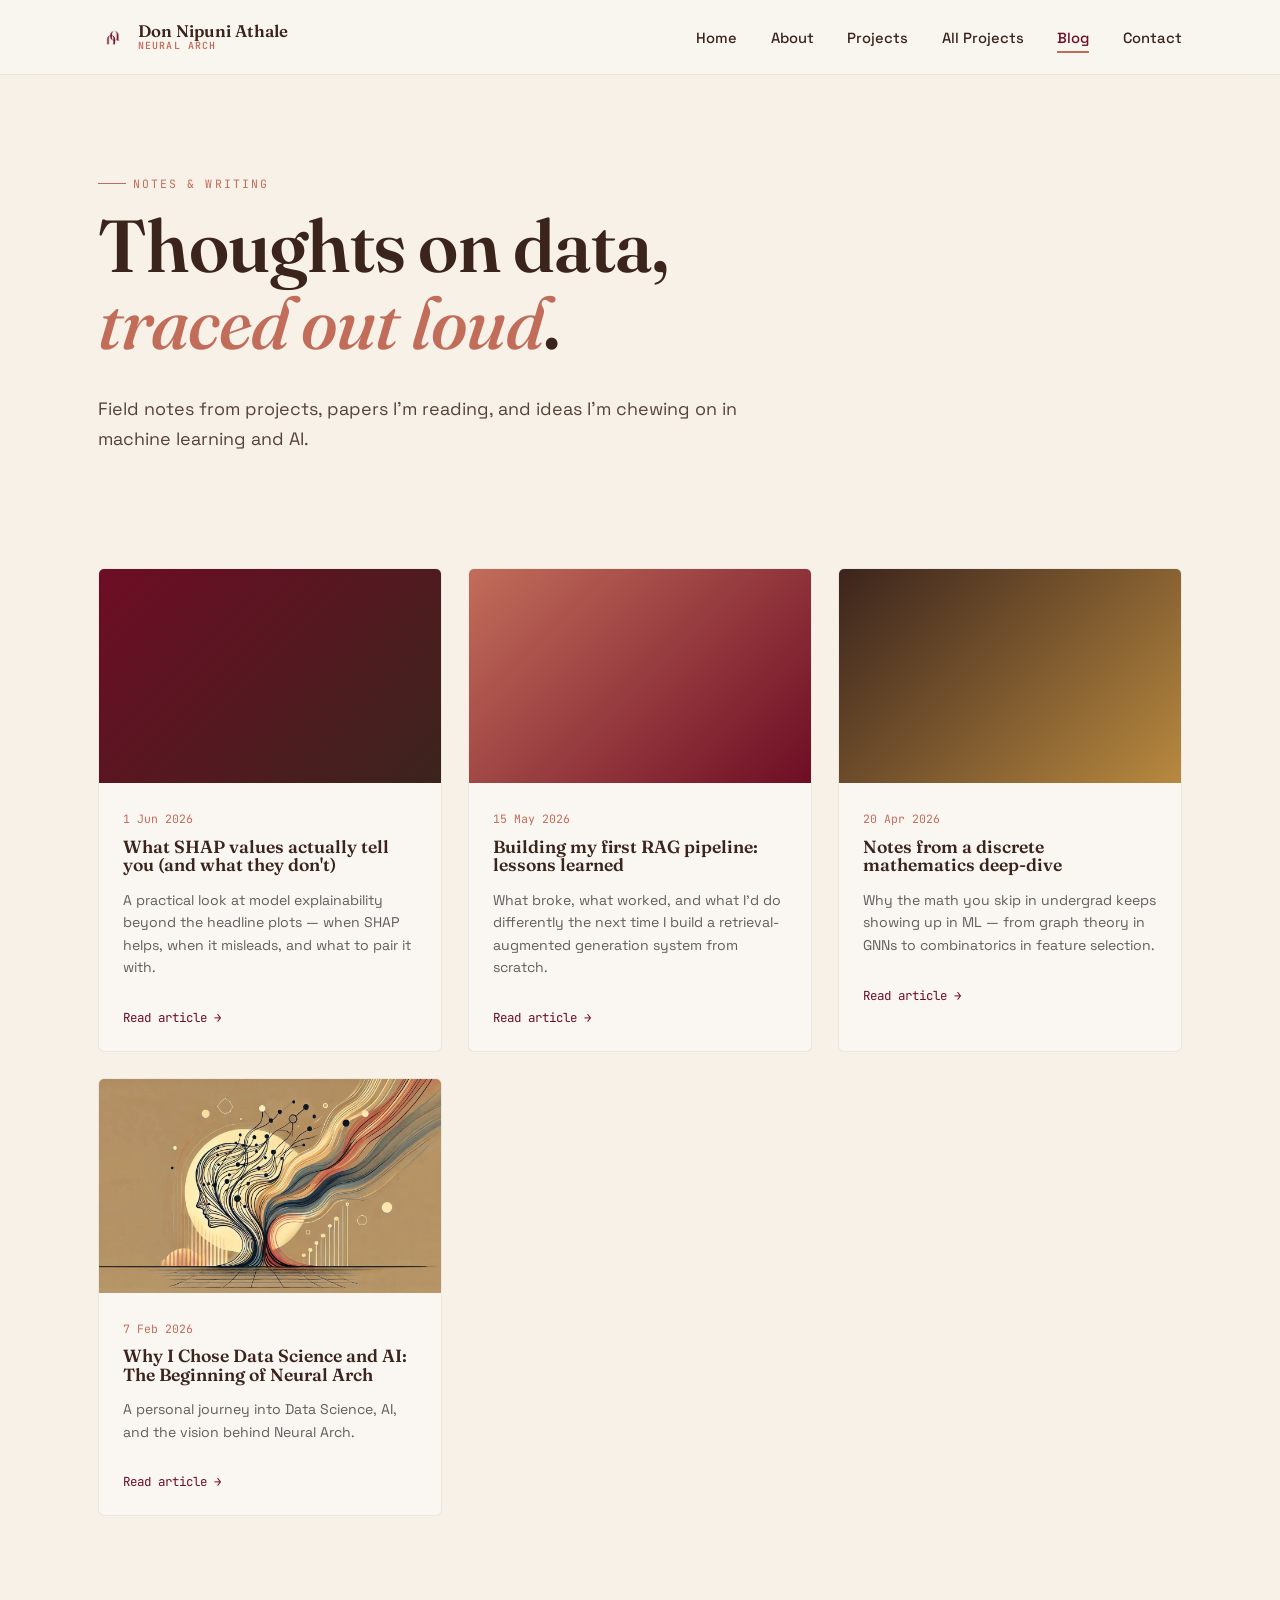
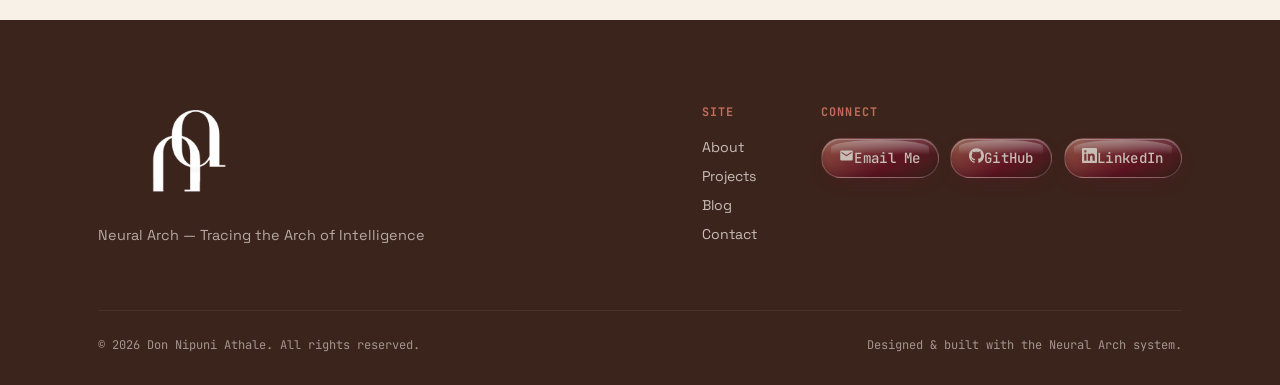
<file: blog.html>
<!DOCTYPE html>
<html lang="en">

<head>
  <meta charset="UTF-8">
  <meta name="viewport" content="width=device-width, initial-scale=1.0">
  <title>Blog — Don Nipuni Athale</title>
  <link rel="stylesheet" href="css/style.css">
  <link rel="icon" type="image/x-icon" href="favicon.ico">
  <link rel="icon" type="image/png" sizes="32x32" href="favicon.ico">
  <link rel="apple-touch-icon" sizes="180x180" href="assets/images/apple-touch-icon.png">
</head>

<body>

  <nav class="site-nav">
    <div class="wrap">
      <a href="index.html" class="brand">
        <span class="mark"><img src="assets/images/neural-arch-logo-navbar.png" alt="Neural Arch logo"
            style="width:100%;height:100%;object-fit:contain;"></span>
        <span class="name">Don Nipuni Athale<small>Neural Arch</small></span>
      </a>
      <ul class="nav-links">
        <li><a href="index.html">Home</a></li>
        <li><a href="about.html">About</a></li>
        <li><a href="projects.html">Projects</a></li>
        <li><a href="all-projects.html">All Projects</a></li>
        <li><a href="blog.html" class="active">Blog</a></li>
        <li><a href="contact.html">Contact</a></li>
      </ul>
      <button class="nav-toggle" aria-label="Toggle menu"><span></span><span></span><span></span></button>
    </div>
  </nav>

  <header class="page-header">
    <div class="neural-field" data-neural-arch data-nodes="16" data-arch-height="0.2" style="opacity:.5;"></div>
    <div class="wrap reveal in">
      <span class="eyebrow">Notes &amp; Writing</span>
      <h1 class="h1-display">Thoughts on data,<br><em>traced out loud</em>.</h1>
      <p class="lede mt-2">Field notes from projects, papers I'm reading, and ideas I'm chewing on in machine learning
        and AI.</p>
    </div>
  </header>

  <section class="section-cream" style="padding-top:2rem;">
    <div class="wrap">
      <div class="blog-grid" id="blog-grid">
        <p style="font-family:var(--font-mono);font-size:.85rem;opacity:.55;padding:1rem 0;">Loading posts…</p>
      </div>



    </div>
  </section>

  <footer class="site-footer">
    <div class="wrap">
      <div class="footer-top">
        <div class="footer-brand">
          <img src="assets/images/neural-arch-watermark.png" alt="Neural Arch logo"
            style="width:180px;margin-bottom:.6rem;">
          <p>Neural Arch — Tracing the Arch of Intelligence</p>
        </div>
        <div class="footer-cols">
          <div class="footer-col">
            <h5>Site</h5><a href="about.html">About</a><a href="projects.html">Projects</a><a
              href="blog.html">Blog</a><a href="contact.html">Contact</a>
          </div>
          <div class="footer-col">
            <h5>Connect</h5>
            <div class="social-links"><a href="mailto:dnkathale.work@gmail.com" class="social-btn"><svg
                  viewBox="0 0 24 24" xmlns="http://www.w3.org/2000/svg">
                  <path
                    d="M20 4H4c-1.1 0-2 .9-2 2v12c0 1.1.9 2 2 2h16c1.1 0 2-.9 2-2V6c0-1.1-.9-2-2-2zm0 4-8 5-8-5V6l8 5 8-5v2z" />
                </svg>Email Me</a><a href="https://github.com/nipuni-2002" target="_blank" rel="noopener"
                class="social-btn"><svg viewBox="0 0 24 24" xmlns="http://www.w3.org/2000/svg">
                  <path
                    d="M12 .297c-6.63 0-12 5.373-12 12 0 5.303 3.438 9.8 8.205 11.385.6.113.82-.258.82-.577 0-.285-.01-1.04-.015-2.04-3.338.724-4.042-1.61-4.042-1.61C4.422 18.07 3.633 17.7 3.633 17.7c-1.087-.744.084-.729.084-.729 1.205.084 1.838 1.236 1.838 1.236 1.07 1.835 2.809 1.305 3.495.998.108-.776.417-1.305.76-1.605-2.665-.3-5.466-1.332-5.466-5.93 0-1.31.465-2.38 1.235-3.22-.135-.303-.54-1.523.105-3.176 0 0 1.005-.322 3.3 1.23.96-.267 1.98-.399 3-.405 1.02.006 2.04.138 3 .405 2.28-1.552 3.285-1.23 3.285-1.23.645 1.653.24 2.873.12 3.176.765.84 1.23 1.91 1.23 3.22 0 4.61-2.805 5.625-5.475 5.92.42.36.81 1.096.81 2.22 0 1.606-.015 2.896-.015 3.286 0 .315.21.69.825.57C20.565 22.092 24 17.592 24 12.297c0-6.627-5.373-12-12-12" />
                </svg>GitHub</a><a href="https://www.linkedin.com/in/nipuni-a-a5445b3b0/" target="_blank" rel="noopener"
                class="social-btn"><svg viewBox="0 0 24 24" xmlns="http://www.w3.org/2000/svg">
                  <path
                    d="M20.447 20.452h-3.554v-5.569c0-1.328-.027-3.037-1.852-3.037-1.853 0-2.136 1.445-2.136 2.939v5.667H9.351V9h3.414v1.561h.046c.477-.9 1.637-1.85 3.37-1.85 3.601 0 4.267 2.37 4.267 5.455v6.286zM5.337 7.433a2.062 2.062 0 0 1-2.063-2.065 2.064 2.064 0 1 1 2.063 2.065zm1.782 13.019H3.555V9h3.564v11.452zM22.225 0H1.771C.792 0 0 .774 0 1.729v20.542C0 23.227.792 24 1.771 24h20.451C23.2 24 24 23.227 24 22.271V1.729C24 .774 23.2 0 22.222 0h.003z" />
                </svg>LinkedIn</a></div>
          </div>
        </div>
      </div>
      <div class="footer-bottom"><span>© 2026 Don Nipuni Athale. All rights reserved.</span><span>Designed &amp; built
          with the Neural Arch system.</span></div>
    </div>
  </footer>

  <script src="js/main.js"></script>
  <script src="js/content.js"></script>
</body>

</html>
</file>
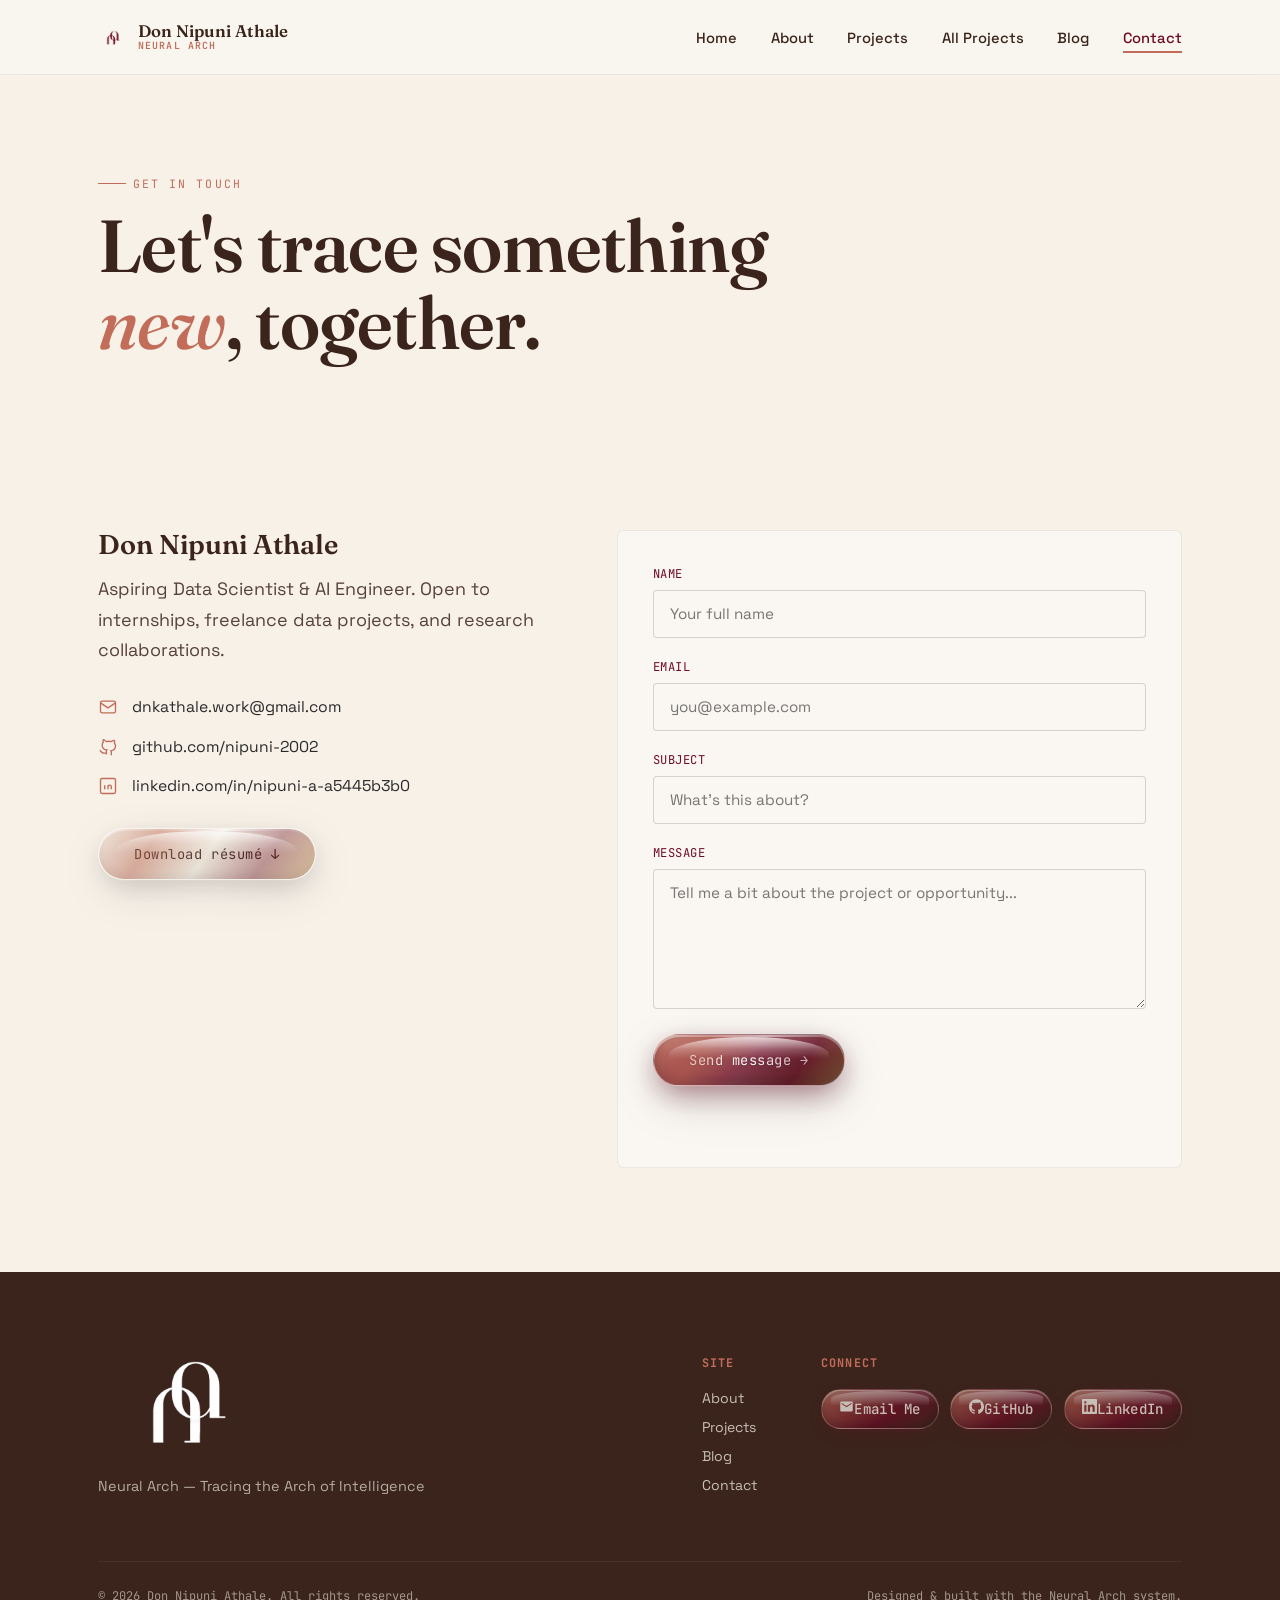
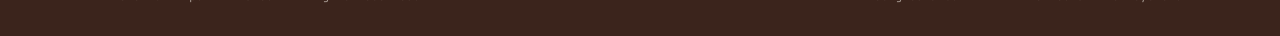
<file: contact.html>
<!DOCTYPE html>
<html lang="en">

<head>
  <meta charset="UTF-8">
  <meta name="viewport" content="width=device-width, initial-scale=1.0">
  <title>Contact — Don Nipuni Athale</title>
  <link rel="stylesheet" href="css/style.css">
  <link rel="icon" type="image/x-icon" href="favicon.ico">
  <link rel="icon" type="image/png" sizes="32x32" href="favicon.ico">
  <link rel="apple-touch-icon" sizes="180x180" href="assets/images/apple-touch-icon.png">
</head>

<body>

  <nav class="site-nav">
    <div class="wrap">
      <a href="index.html" class="brand">
        <span class="mark"><img src="assets/images/neural-arch-logo-navbar.png" alt="Neural Arch logo"
            style="width:100%;height:100%;object-fit:contain;"></span>
        <span class="name">Don Nipuni Athale<small>Neural Arch</small></span>
      </a>
      <ul class="nav-links">
        <li><a href="index.html">Home</a></li>
        <li><a href="about.html">About</a></li>
        <li><a href="projects.html">Projects</a></li>
        <li><a href="all-projects.html">All Projects</a></li>
        <li><a href="blog.html">Blog</a></li>
        <li><a href="contact.html" class="active">Contact</a></li>
      </ul>
      <button class="nav-toggle" aria-label="Toggle menu"><span></span><span></span><span></span></button>
    </div>
  </nav>

  <header class="page-header">
    <div class="neural-field" data-neural-arch data-nodes="16" data-arch-height="0.2" style="opacity:.5;"></div>
    <div class="wrap reveal in">
      <span class="eyebrow">Get in touch</span>
      <h1 class="h1-display">Let's trace something<br><em>new</em>, together.</h1>
    </div>
  </header>

  <section class="section-cream">
    <div class="wrap contact-grid">

      <div class="contact-info reveal">
        <h3 class="h3-display">Don Nipuni Athale</h3>
        <p class="lede mt-2" style="margin-top:1rem;">Aspiring Data Scientist &amp; AI Engineer. Open to internships,
          freelance data projects, and research collaborations.</p>
        <ul>
          <li><a href="mailto:dnkathale.work@gmail.com"><svg viewBox="0 0 24 24" fill="none" stroke="currentColor"
                stroke-width="1.6">
                <rect x="3" y="5" width="18" height="14" rx="2" />
                <path d="M3 7l9 6 9-6" />
              </svg> dnkathale.work@gmail.com</a></li>
          <li><a href="https://github.com/nipuni-2002" target="_blank" rel="noopener"><svg viewBox="0 0 24 24"
                fill="none" stroke="currentColor" stroke-width="1.6">
                <path
                  d="M9 19c-5 1.5-5-2.5-7-3m14 6v-3.4c0-1 .1-1.4-.5-2 2.8-.3 5.5-1.4 5.5-6a4.6 4.6 0 0 0-1.3-3.2 4.2 4.2 0 0 0-.1-3.2s-1.1-.3-3.5 1.3a12.3 12.3 0 0 0-6.2 0C7.5 2.9 6.4 3.2 6.4 3.2a4.2 4.2 0 0 0-.1 3.2A4.6 4.6 0 0 0 5 9.6c0 4.6 2.7 5.7 5.5 6-.6.6-.6 1.2-.5 2V21" />
              </svg> github.com/nipuni-2002</a></li>
          <li><a href="https://www.linkedin.com/in/nipuni-a-a5445b3b0/" target="_blank" rel="noopener"><svg
                viewBox="0 0 24 24" fill="none" stroke="currentColor" stroke-width="1.6">
                <rect x="3" y="3" width="18" height="18" rx="2" />
                <path d="M8 11v5M8 8v.01M12 16v-5M12 16v-3a2 2 0 0 1 4 0v3" />
              </svg> linkedin.com/in/nipuni-a-a5445b3b0</a></li>
        </ul>
        <a href="assets/resume/Don_Nipuni_Athale_Resume.pdf" class="btn btn-outline mt-2" download>Download résumé ↓</a>
      </div>

      <div class="reveal">
        <form id="contact-form" class="card" style="padding:2.2rem;">
          <div class="form-field">
            <label for="name">Name</label>
            <input type="text" id="name" name="name" placeholder="Your full name" required>
          </div>
          <div class="form-field">
            <label for="email">Email</label>
            <input type="email" id="email" name="email" placeholder="you@example.com" required>
          </div>
          <div class="form-field">
            <label for="subject">Subject</label>
            <input type="text" id="subject" name="subject" placeholder="What's this about?" required>
          </div>
          <div class="form-field">
            <label for="message">Message</label>
            <textarea id="message" name="message" placeholder="Tell me a bit about the project or opportunity..."
              required></textarea>
          </div>
          <button type="submit" class="btn btn-primary">Send message →</button>
          <p class="form-status"></p>
        </form>
      </div>

    </div>
  </section>

  <footer class="site-footer">
    <div class="wrap">
      <div class="footer-top">
        <div class="footer-brand">
          <img src="assets/images/neural-arch-watermark.png" alt="Neural Arch logo"
            style="width:180px;margin-bottom:.6rem;">
          <p>Neural Arch — Tracing the Arch of Intelligence</p>
        </div>
        <div class="footer-cols">
          <div class="footer-col">
            <h5>Site</h5><a href="about.html">About</a><a href="projects.html">Projects</a><a
              href="blog.html">Blog</a><a href="contact.html">Contact</a>
          </div>
          <div class="footer-col">
            <h5>Connect</h5>
            <div class="social-links"><a href="mailto:dnkathale.work@gmail.com" class="social-btn"><svg
                  viewBox="0 0 24 24" xmlns="http://www.w3.org/2000/svg">
                  <path
                    d="M20 4H4c-1.1 0-2 .9-2 2v12c0 1.1.9 2 2 2h16c1.1 0 2-.9 2-2V6c0-1.1-.9-2-2-2zm0 4-8 5-8-5V6l8 5 8-5v2z" />
                </svg>Email Me</a><a href="https://github.com/nipuni-2002" target="_blank" rel="noopener"
                class="social-btn"><svg viewBox="0 0 24 24" xmlns="http://www.w3.org/2000/svg">
                  <path
                    d="M12 .297c-6.63 0-12 5.373-12 12 0 5.303 3.438 9.8 8.205 11.385.6.113.82-.258.82-.577 0-.285-.01-1.04-.015-2.04-3.338.724-4.042-1.61-4.042-1.61C4.422 18.07 3.633 17.7 3.633 17.7c-1.087-.744.084-.729.084-.729 1.205.084 1.838 1.236 1.838 1.236 1.07 1.835 2.809 1.305 3.495.998.108-.776.417-1.305.76-1.605-2.665-.3-5.466-1.332-5.466-5.93 0-1.31.465-2.38 1.235-3.22-.135-.303-.54-1.523.105-3.176 0 0 1.005-.322 3.3 1.23.96-.267 1.98-.399 3-.405 1.02.006 2.04.138 3 .405 2.28-1.552 3.285-1.23 3.285-1.23.645 1.653.24 2.873.12 3.176.765.84 1.23 1.91 1.23 3.22 0 4.61-2.805 5.625-5.475 5.92.42.36.81 1.096.81 2.22 0 1.606-.015 2.896-.015 3.286 0 .315.21.69.825.57C20.565 22.092 24 17.592 24 12.297c0-6.627-5.373-12-12-12" />
                </svg>GitHub</a><a href="https://www.linkedin.com/in/nipuni-a-a5445b3b0/" target="_blank" rel="noopener"
                class="social-btn"><svg viewBox="0 0 24 24" xmlns="http://www.w3.org/2000/svg">
                  <path
                    d="M20.447 20.452h-3.554v-5.569c0-1.328-.027-3.037-1.852-3.037-1.853 0-2.136 1.445-2.136 2.939v5.667H9.351V9h3.414v1.561h.046c.477-.9 1.637-1.85 3.37-1.85 3.601 0 4.267 2.37 4.267 5.455v6.286zM5.337 7.433a2.062 2.062 0 0 1-2.063-2.065 2.064 2.064 0 1 1 2.063 2.065zm1.782 13.019H3.555V9h3.564v11.452zM22.225 0H1.771C.792 0 0 .774 0 1.729v20.542C0 23.227.792 24 1.771 24h20.451C23.2 24 24 23.227 24 22.271V1.729C24 .774 23.2 0 22.222 0h.003z" />
                </svg>LinkedIn</a></div>
          </div>
        </div>
      </div>
      <div class="footer-bottom"><span>© 2026 Don Nipuni Athale. All rights reserved.</span><span>Designed &amp; built
          with the Neural Arch system.</span></div>
    </div>
  </footer>

  <script src="js/main.js"></script>
  <script src="js/content.js"></script>
</body>

</html>
</file>
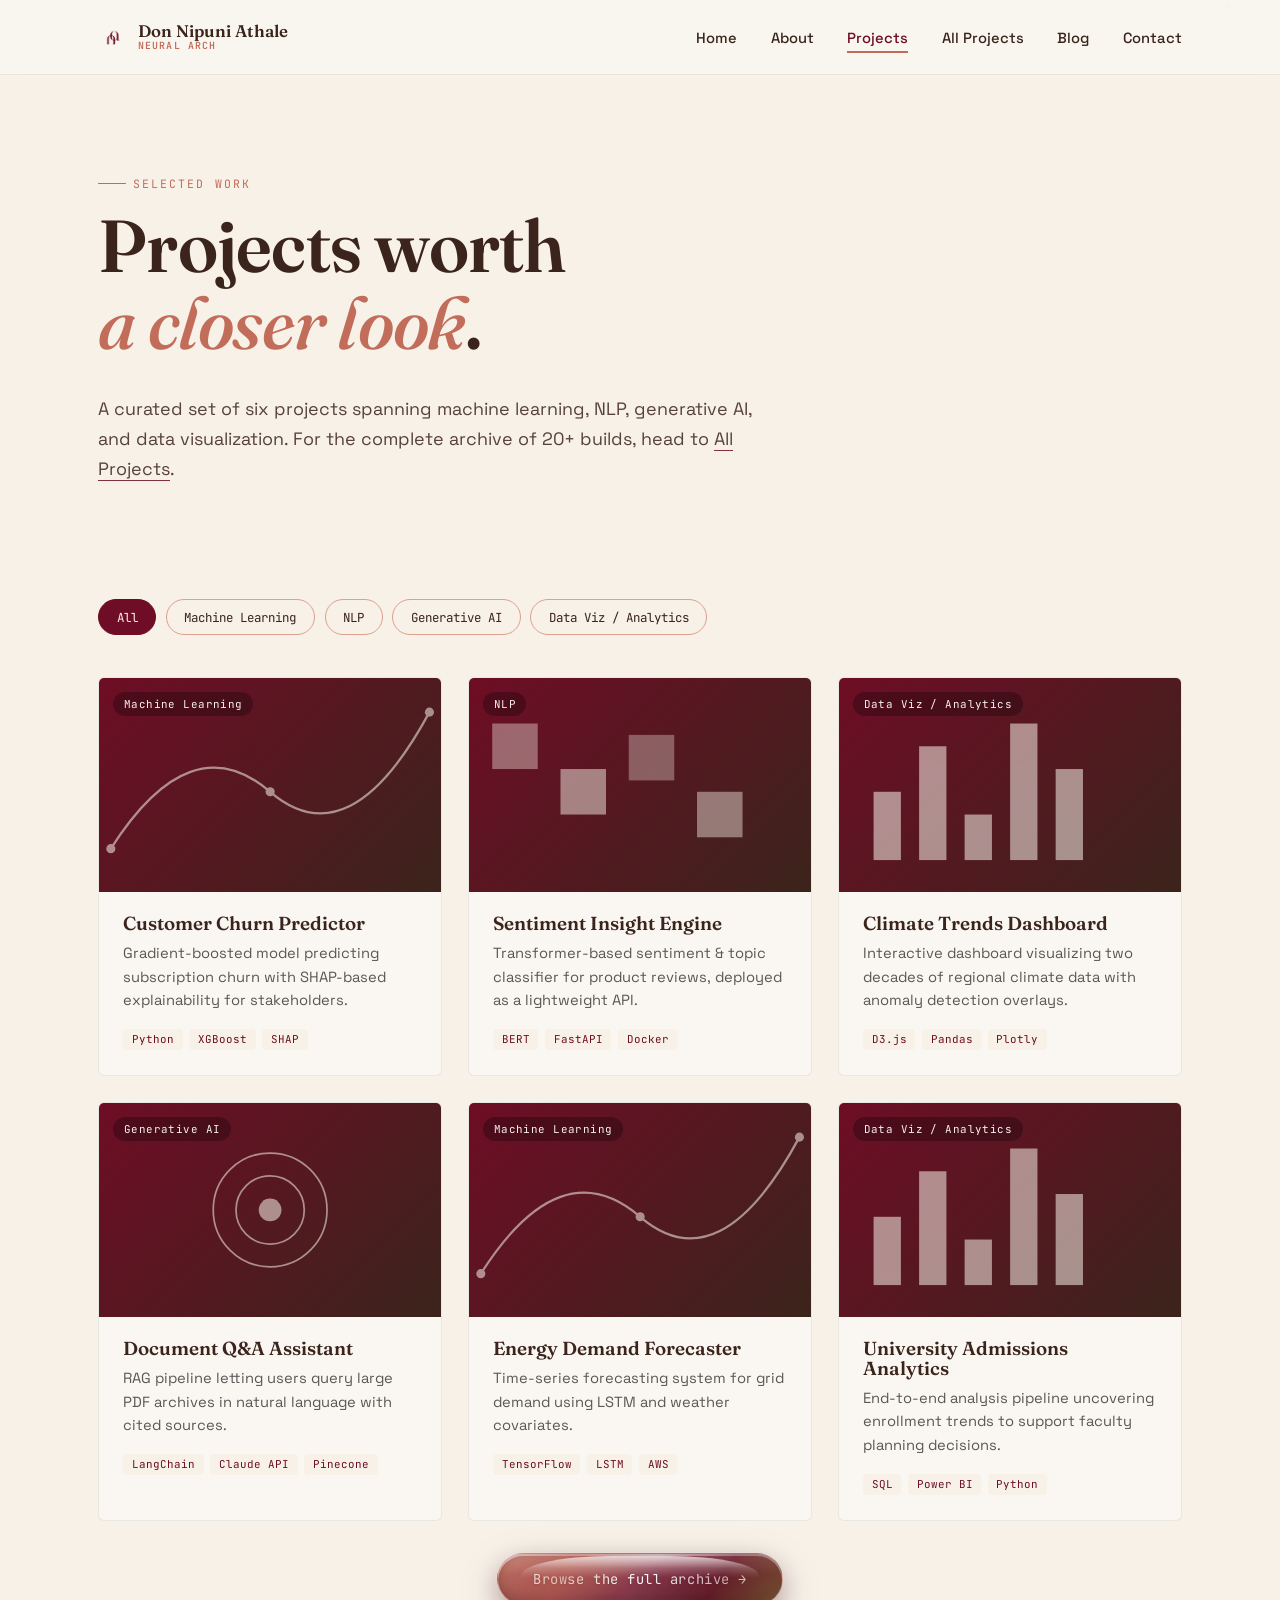
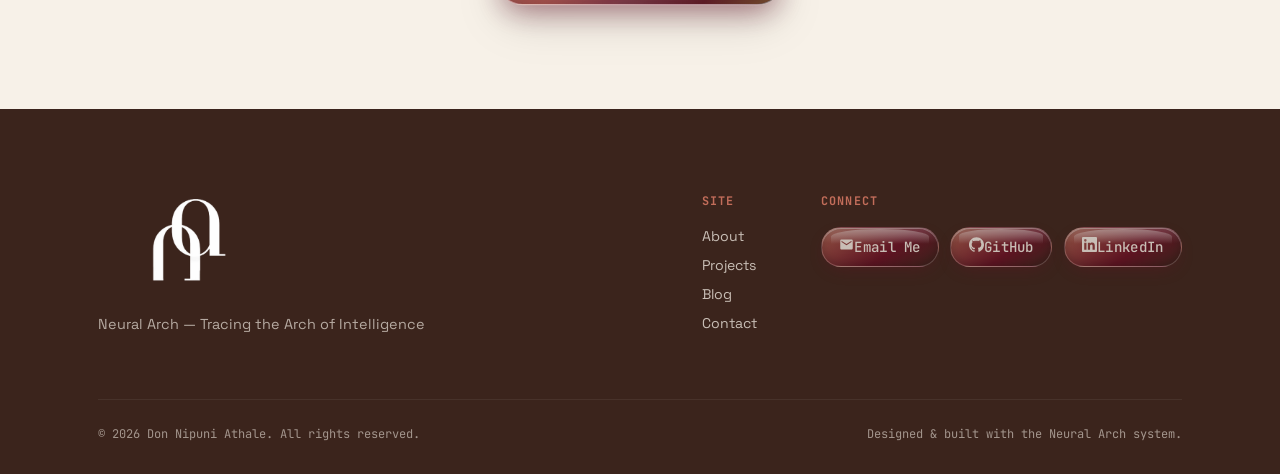
<file: projects.html>
<!DOCTYPE html>
<html lang="en">

<head>
  <meta charset="UTF-8">
  <meta name="viewport" content="width=device-width, initial-scale=1.0">
  <title>Projects — Don Nipuni Athale</title>
  <link rel="stylesheet" href="css/style.css">
  <link rel="icon" type="image/x-icon" href="favicon.ico">
  <link rel="icon" type="image/png" sizes="32x32" href="favicon.ico">
  <link rel="apple-touch-icon" sizes="180x180" href="assets/images/apple-touch-icon.png">
</head>

<body>

  <nav class="site-nav">
    <div class="wrap">
      <a href="index.html" class="brand">
        <span class="mark"><img src="assets/images/neural-arch-logo-navbar.png" alt="Neural Arch logo"
            style="width:100%;height:100%;object-fit:contain;"></span>
        <span class="name">Don Nipuni Athale<small>Neural Arch</small></span>
      </a>
      <ul class="nav-links">
        <li><a href="index.html">Home</a></li>
        <li><a href="about.html">About</a></li>
        <li><a href="projects.html" class="active">Projects</a></li>
        <li><a href="all-projects.html">All Projects</a></li>
        <li><a href="blog.html">Blog</a></li>
        <li><a href="contact.html">Contact</a></li>
      </ul>
      <button class="nav-toggle" aria-label="Toggle menu"><span></span><span></span><span></span></button>
    </div>
  </nav>

  <header class="page-header">
    <div class="neural-field" data-neural-arch data-nodes="16" data-arch-height="0.2" style="opacity:.5;"></div>
    <div class="wrap reveal in">
      <span class="eyebrow">Selected Work</span>
      <h1 class="h1-display">Projects worth<br><em>a closer look</em>.</h1>
      <p class="lede mt-2">A curated set of six projects spanning machine learning, NLP, generative AI, and data
        visualization. For the complete archive of 20+ builds, head to <a href="all-projects.html"
          style="border-bottom:1px solid var(--maroon);">All Projects</a>.</p>
    </div>
  </header>

  <section class="section-cream" style="padding-top:2rem;">
    <div class="wrap">
      <div class="filter-bar reveal">
        <button class="filter-btn active" data-filter="all">All</button>
        <button class="filter-btn" data-filter="ml">Machine Learning</button>
        <button class="filter-btn" data-filter="nlp">NLP</button>
        <button class="filter-btn" data-filter="genai">Generative AI</button>
        <button class="filter-btn" data-filter="viz">Data Viz / Analytics</button>
      </div>

      <div class="projects-grid" id="featured-projects">
        <p style="font-family:var(--font-mono);font-size:.85rem;opacity:.55;padding:1rem 0;">Loading projects…</p>
      </div>

      <div class="text-center mt-2 reveal">
        <a href="all-projects.html" class="btn btn-primary">Browse the full archive →</a>
      </div>
    </div>
  </section>

  <footer class="site-footer">
    <div class="wrap">
      <div class="footer-top">
        <div class="footer-brand">
          <img src="assets/images/neural-arch-watermark.png" alt="Neural Arch logo"
            style="width:180px;margin-bottom:.6rem;">
          <p>Neural Arch — Tracing the Arch of Intelligence</p>
        </div>
        <div class="footer-cols">
          <div class="footer-col">
            <h5>Site</h5><a href="about.html">About</a><a href="projects.html">Projects</a><a
              href="blog.html">Blog</a><a href="contact.html">Contact</a>
          </div>
          <div class="footer-col">
            <h5>Connect</h5>
            <div class="social-links"><a href="mailto:dnkathale.work@gmail.com" class="social-btn"><svg
                  viewBox="0 0 24 24" xmlns="http://www.w3.org/2000/svg">
                  <path
                    d="M20 4H4c-1.1 0-2 .9-2 2v12c0 1.1.9 2 2 2h16c1.1 0 2-.9 2-2V6c0-1.1-.9-2-2-2zm0 4-8 5-8-5V6l8 5 8-5v2z" />
                </svg>Email Me</a><a href="https://github.com/nipuni-2002" target="_blank" rel="noopener"
                class="social-btn"><svg viewBox="0 0 24 24" xmlns="http://www.w3.org/2000/svg">
                  <path
                    d="M12 .297c-6.63 0-12 5.373-12 12 0 5.303 3.438 9.8 8.205 11.385.6.113.82-.258.82-.577 0-.285-.01-1.04-.015-2.04-3.338.724-4.042-1.61-4.042-1.61C4.422 18.07 3.633 17.7 3.633 17.7c-1.087-.744.084-.729.084-.729 1.205.084 1.838 1.236 1.838 1.236 1.07 1.835 2.809 1.305 3.495.998.108-.776.417-1.305.76-1.605-2.665-.3-5.466-1.332-5.466-5.93 0-1.31.465-2.38 1.235-3.22-.135-.303-.54-1.523.105-3.176 0 0 1.005-.322 3.3 1.23.96-.267 1.98-.399 3-.405 1.02.006 2.04.138 3 .405 2.28-1.552 3.285-1.23 3.285-1.23.645 1.653.24 2.873.12 3.176.765.84 1.23 1.91 1.23 3.22 0 4.61-2.805 5.625-5.475 5.92.42.36.81 1.096.81 2.22 0 1.606-.015 2.896-.015 3.286 0 .315.21.69.825.57C20.565 22.092 24 17.592 24 12.297c0-6.627-5.373-12-12-12" />
                </svg>GitHub</a><a href="https://www.linkedin.com/in/nipuni-a-a5445b3b0/" target="_blank" rel="noopener"
                class="social-btn"><svg viewBox="0 0 24 24" xmlns="http://www.w3.org/2000/svg">
                  <path
                    d="M20.447 20.452h-3.554v-5.569c0-1.328-.027-3.037-1.852-3.037-1.853 0-2.136 1.445-2.136 2.939v5.667H9.351V9h3.414v1.561h.046c.477-.9 1.637-1.85 3.37-1.85 3.601 0 4.267 2.37 4.267 5.455v6.286zM5.337 7.433a2.062 2.062 0 0 1-2.063-2.065 2.064 2.064 0 1 1 2.063 2.065zm1.782 13.019H3.555V9h3.564v11.452zM22.225 0H1.771C.792 0 0 .774 0 1.729v20.542C0 23.227.792 24 1.771 24h20.451C23.2 24 24 23.227 24 22.271V1.729C24 .774 23.2 0 22.222 0h.003z" />
                </svg>LinkedIn</a></div>
          </div>
        </div>
      </div>
      <div class="footer-bottom"><span>© 2026 Don Nipuni Athale. All rights reserved.</span><span>Designed &amp; built
          with the Neural Arch system.</span></div>
    </div>
  </footer>

  <script src="js/main.js"></script>
  <script src="js/content.js"></script>
</body>

</html>
</file>
<file: css/style.css>
/* ============================================================
   NEURAL ARCH — Design System
   Don Nipuni Athale · Data Science & AI Portfolio
   ============================================================ */

@import url('https://fonts.googleapis.com/css2?family=Fraunces:ital,opsz,wght@0,9..144,300;0,9..144,400;0,9..144,500;0,9..144,600;0,9..144,700;1,9..144,400;1,9..144,500&family=Space+Grotesk:wght@400;500;600;700&family=JetBrains+Mono:wght@400;500;600&display=swap');

:root{
  /* --- color tokens --- */
  --cream: #F7F1E8;
  --warm-white: #FAF7F2;
  --maroon: #6E0D25;
  --espresso: #3B241C;
  --terracotta: #C26D5A;
  --terracotta-light: #DDA08C;
  --charcoal: #2B2B2B;
  --gold-thread: #B8893F; /* accent for data-thread lines */

  --on-light: var(--charcoal);
  --on-dark: var(--cream);

  /* --- type tokens --- */
  --font-display: 'Fraunces', serif;
  --font-body: 'Space Grotesk', sans-serif;
  --font-mono: 'JetBrains Mono', monospace;

  /* --- layout tokens --- */
  --max-w: 1180px;
  --gutter: clamp(1.25rem, 4vw, 3rem);
  --radius: 4px;
  --ease-arch: cubic-bezier(.22,1,.36,1);
}

*,*::before,*::after{box-sizing:border-box;}
html{scroll-behavior:smooth;}
body{
  margin:0;
  font-family:var(--font-body);
  background:var(--warm-white);
  color:var(--charcoal);
  -webkit-font-smoothing:antialiased;
  overflow-x:hidden;
}
img{max-width:100%;display:block;}
a{color:inherit;text-decoration:none;}
ul{list-style:none;margin:0;padding:0;}
.wrap{max-width:var(--max-w);margin:0 auto;padding-inline:var(--gutter);}

@media (prefers-reduced-motion:reduce){
  *,*::before,*::after{animation-duration:0.001ms !important;animation-iteration-count:1 !important;transition-duration:0.001ms !important;scroll-behavior:auto !important;}
}

/* ============================================================
   TYPOGRAPHY
   ============================================================ */
h1,h2,h3,h4{font-family:var(--font-display);font-weight:600;line-height:1.05;margin:0;color:var(--espresso);}
.section-dark h1,.section-dark h2,.section-dark h3{color:var(--cream);}

.eyebrow{
  font-family:var(--font-mono);
  font-size:.72rem;
  letter-spacing:.18em;
  text-transform:uppercase;
  color:var(--terracotta);
  display:flex;align-items:center;gap:.6em;
  margin-bottom:1rem;
}
.eyebrow::before{
  content:'';
  width:28px;height:1px;
  background:var(--terracotta);
}

.lede{font-size:clamp(1.05rem,1.4vw,1.25rem);line-height:1.7;color:var(--espresso);opacity:.85;max-width:62ch;}
.section-dark .lede{color:var(--cream);opacity:.82;}

.h1-display{font-size:clamp(2.6rem,6vw,4.6rem);letter-spacing:-.01em;}
.h1-display em{font-style:italic;font-weight:500;color:var(--terracotta);}
.h2-display{font-size:clamp(1.9rem,4vw,2.8rem);letter-spacing:-.01em;}
.h3-display{font-size:clamp(1.3rem,2.4vw,1.7rem);}

.mono-tag{font-family:var(--font-mono);font-size:.78rem;letter-spacing:.04em;color:var(--terracotta);}

/* ============================================================
   NAVIGATION
   ============================================================ */
.site-nav{
  position:fixed;top:0;left:0;right:0;z-index:100;
  background:rgba(250,247,242,.86);
  backdrop-filter:blur(10px);
  border-bottom:1px solid rgba(43,43,43,.08);
  transition:background .3s var(--ease-arch);
}
.site-nav .wrap{
  display:flex;align-items:center;justify-content:space-between;
  height:74px;
}
.brand{display:flex;align-items:center;gap:.6rem;font-family:var(--font-display);font-weight:600;font-size:1.05rem;color:var(--espresso);}
.brand .mark{
  width:30px;height:30px;flex:none;
}
.brand .mark svg{width:100%;height:100%;}
.brand .name{display:flex;flex-direction:column;line-height:1.1;}
.brand .name small{font-family:var(--font-mono);font-size:.62rem;letter-spacing:.12em;color:var(--terracotta);text-transform:uppercase;}

.nav-links{display:flex;align-items:center;gap:2.1rem;}
.nav-links a{
  font-size:.92rem;font-weight:500;color:var(--espresso);position:relative;padding:.3rem 0;
}
.nav-links a::after{
  content:'';position:absolute;left:0;bottom:-2px;width:0;height:2px;background:var(--terracotta);
  transition:width .3s var(--ease-arch);
}
.nav-links a:hover::after,.nav-links a.active::after{width:100%;}
.nav-links a.active{color:var(--maroon);}

/* ── Liquid glass "Let's talk" button ── */


.nav-toggle{display:none;background:none;border:0;cursor:pointer;padding:.4rem;}
.nav-toggle span{display:block;width:24px;height:2px;background:var(--espresso);margin:5px 0;transition:.3s;}

@media (max-width:860px){
  .nav-links{position:fixed;top:74px;left:0;right:0;background:var(--warm-white);flex-direction:column;align-items:flex-start;padding:1.5rem var(--gutter) 2rem;gap:1.1rem;border-bottom:1px solid rgba(43,43,43,.08);transform:translateY(-130%);opacity:0;transition:transform .4s var(--ease-arch),opacity .3s;}
  .nav-links.open{transform:translateY(0);opacity:1;}
  .nav-toggle{display:block;}
}

/* ── DARK MODE tokens ── */

/* ============================================================
   SECTIONS / BACKGROUNDS
   ============================================================ */
section{position:relative;padding:6.5rem 0;}
.section-dark{background:var(--espresso);color:var(--cream);}
.section-maroon{background:var(--maroon);color:var(--cream);}

/* Brand watermark — faint, on dark sections only */
.section-dark::before,.section-maroon::before{
  content:'';position:absolute;right:-4%;bottom:-6%;
  width:380px;height:380px;
  background:url('../assets/images/neural-arch-watermark.png') no-repeat center/contain;
  opacity:.07;pointer-events:none;z-index:0;
}
.section-dark .wrap,.section-maroon .wrap{position:relative;z-index:1;}
@media (max-width:760px){.section-dark::before,.section-maroon::before{width:220px;height:220px;}}
.section-cream{background:var(--cream);}

/* ============================================================
   THE SIGNATURE: NEURAL ARCH MOTIF
   An arched constellation of nodes/threads representing data → intelligence.
   Used as: hero canvas backdrop, section dividers, loading marks, footer.
   ============================================================ */
.neural-field{
  position:absolute;inset:0;overflow:hidden;pointer-events:none;
}
.neural-field svg{width:100%;height:100%;}
.neural-field .thread{
  fill:none;stroke:var(--terracotta);stroke-width:1;opacity:.35;
  stroke-dasharray:6 420;
  animation:thread-draw 7s var(--ease-arch) forwards;
}
.neural-field .thread.gold{stroke:var(--gold-thread);opacity:.28;}
.neural-field .node{fill:var(--terracotta);opacity:0;animation:node-pop .6s var(--ease-arch) forwards, node-pulse 3.4s ease-in-out infinite;}
.neural-field .node.gold{fill:var(--gold-thread);}

@keyframes thread-draw{to{stroke-dasharray:420 420;}}
@keyframes node-pop{to{opacity:.85;}}
@keyframes node-pulse{0%,100%{r:3.2;opacity:.6;}50%{r:4.6;opacity:1;}}

/* ============================================================
   HERO
   ============================================================ */
.hero{
  min-height:100vh;display:flex;align-items:center;
  background:linear-gradient(180deg, var(--cream) 0%, var(--warm-white) 100%);
  padding-top:9rem;
}
.hero .wrap{display:grid;grid-template-columns:1.15fr .85fr;gap:3rem;align-items:center;position:relative;z-index:2;}
@media (max-width:920px){.hero .wrap{grid-template-columns:1fr;}}

.hero-copy{opacity:0;animation:rise .9s var(--ease-arch) .15s forwards;}
@keyframes rise{from{opacity:0;transform:translateY(28px);}to{opacity:1;transform:translateY(0);}}

.hero h1{margin-bottom:1.1rem;}
.hero .role{font-family:var(--font-mono);font-size:1.05rem;color:var(--maroon);margin-bottom:1.3rem;display:block;}
.hero .typewrite{border-right:2px solid var(--terracotta);padding-right:4px;white-space:nowrap;overflow:hidden;display:inline-block;}

.hero-actions{display:flex;gap:1rem;margin-top:2.1rem;flex-wrap:wrap;}

.btn{
  position:relative;
  font-family:var(--font-mono);font-size:.86rem;letter-spacing:.04em;
  padding:1rem 2.2rem;border-radius:99px;
  display:inline-flex;align-items:center;justify-content:center;gap:.6rem;
  cursor:pointer;text-align:center;
  overflow:hidden;
  backdrop-filter:blur(24px) saturate(200%);
  -webkit-backdrop-filter:blur(24px) saturate(200%);
  transition:transform .38s var(--ease-arch), box-shadow .38s var(--ease-arch);
  /* cast shadow underneath like in the reference */
  filter:drop-shadow(0 12px 18px rgba(0,0,0,.18));
}

/* top specular highlight — the bright "glass shine" arc */
.btn::before{
  content:'';
  position:absolute;top:2px;left:8%;right:8%;height:44%;
  border-radius:99px 99px 55% 55% / 100% 100% 0 0;
  background:linear-gradient(180deg,
    rgba(255,255,255,.72) 0%,
    rgba(255,255,255,.18) 55%,
    transparent 100%);
  pointer-events:none;z-index:2;
}

/* iridescent rainbow edge shimmer — the colour-shift glow on the border */
.btn::after{
  content:'';
  position:absolute;inset:0;border-radius:99px;
  background:linear-gradient(125deg,
    rgba(255,255,255,.0)   0%,
    rgba(194,109,90,.45)  25%,
    rgba(255,255,255,.12) 50%,
    rgba(110,13,37,.35)   75%,
    rgba(184,137,63,.4)   100%);
  pointer-events:none;z-index:1;
  animation:btn-iris 5s ease-in-out infinite alternate;
}
@keyframes btn-iris{
  from{opacity:.55;transform:rotate(0deg) scale(1);}
  to  {opacity:1;  transform:rotate(4deg) scale(1.02);}
}

/* PRIMARY — filled liquid glass (like "Start project" blue in ref, but in our terracotta/maroon) */
.btn-primary{
  color:#fff;
  background:
    linear-gradient(180deg, rgba(255,255,255,.22) 0%, rgba(255,255,255,0) 40%),
    linear-gradient(145deg,
      rgba(194,109,90,.88) 0%,
      rgba(110,13,37,.92)  50%,
      rgba(59,36,28,.95)   100%);
  border:1.5px solid rgba(255,255,255,.38);
  box-shadow:
    inset 0 2px 0 rgba(255,255,255,.5),
    inset 0 -4px 14px rgba(0,0,0,.28),
    inset 2px 0 10px rgba(194,109,90,.2),
    inset -2px 0 10px rgba(110,13,37,.2),
    0 0 0 .5px rgba(255,255,255,.15),
    0 10px 30px -8px rgba(110,13,37,.55);
  text-shadow:0 1px 3px rgba(0,0,0,.3);
}
.btn-primary:hover{
  transform:translateY(-4px) scale(1.02);
  box-shadow:
    inset 0 2px 0 rgba(255,255,255,.6),
    inset 0 -4px 14px rgba(0,0,0,.28),
    inset 2px 0 10px rgba(194,109,90,.28),
    0 0 0 .5px rgba(255,255,255,.2),
    0 18px 40px -8px rgba(110,13,37,.65),
    0 0 32px -4px rgba(194,109,90,.55);
  filter:drop-shadow(0 18px 24px rgba(110,13,37,.32));
}

/* OUTLINE — nearly clear frosted glass (like the transparent buttons in ref) */
.btn-outline{
  color:var(--espresso);
  background:rgba(247,241,232,.22);
  border:1.5px solid rgba(255,255,255,.55);
  box-shadow:
    inset 0 2px 0 rgba(255,255,255,.65),
    inset 0 -3px 10px rgba(0,0,0,.08),
    0 0 0 .5px rgba(255,255,255,.2),
    0 8px 28px -8px rgba(43,43,43,.18);
}
.btn-outline:hover{
  transform:translateY(-4px) scale(1.02);
  background:rgba(247,241,232,.38);
  box-shadow:
    inset 0 2px 0 rgba(255,255,255,.75),
    inset 0 -3px 10px rgba(0,0,0,.08),
    0 14px 36px -8px rgba(43,43,43,.22);
  filter:drop-shadow(0 14px 20px rgba(0,0,0,.14));
}
/* outline on dark sections */
.section-dark .btn-outline,.section-maroon .btn-outline{
  color:var(--cream);
  background:rgba(247,241,232,.1);
  border-color:rgba(255,255,255,.4);
}
.section-dark .btn-outline:hover,.section-maroon .btn-outline:hover{
  background:rgba(247,241,232,.22);
  color:var(--cream);
}
.btn-outline:hover{
  transform:translateY(-3px) scale(1.02);
  background:rgba(247,241,232,.35);
  box-shadow:
    inset 0 1px 0 rgba(255,255,255,.7),
    inset 0 -2px 6px rgba(0,0,0,.06),
    0 12px 32px -6px rgba(43,43,43,.22),
    0 4px 10px rgba(0,0,0,.1);
}

/* Outline on dark/maroon sections — white-tinted glass */
.section-dark .btn-outline,
.section-maroon .btn-outline{
  color:var(--cream);
  background:rgba(247,241,232,.1);
  border-color:rgba(247,241,232,.3);
  box-shadow:
    inset 0 1px 0 rgba(255,255,255,.4),
    inset 0 -2px 6px rgba(0,0,0,.15),
    0 6px 24px -6px rgba(0,0,0,.3),
    0 2px 6px rgba(0,0,0,.1);
}
.section-dark .btn-outline:hover,
.section-maroon .btn-outline:hover{
  background:rgba(247,241,232,.22);
  transform:translateY(-3px) scale(1.02);
  box-shadow:
    inset 0 1px 0 rgba(255,255,255,.5),
    inset 0 -2px 6px rgba(0,0,0,.15),
    0 12px 32px -6px rgba(0,0,0,.35),
    0 4px 10px rgba(0,0,0,.12);
}

.hero-portrait{
  position:relative;
  opacity:0;animation:rise 1s var(--ease-arch) .35s forwards;
  display:flex;align-items:center;justify-content:center;
}
.hero-portrait .frame{
  position:relative;border-radius:50%;overflow:hidden;
  width:min(420px, 88%);aspect-ratio:1/1;margin:0 auto;
  background:radial-gradient(circle at 50% 42%, var(--terracotta-light) 0%, var(--terracotta) 38%, var(--maroon) 75%);
  box-shadow:
    0 0 0 1px rgba(194,109,90,.35),
    0 0 40px 6px rgba(194,109,90,.45),
    0 0 90px 20px rgba(110,13,37,.35);
}
.hero-portrait .frame img{
  width:100%;height:100%;object-fit:cover;object-position:center 18%;
  filter:none;
  border-radius:50%;
}
.hero-portrait .ring{
  position:absolute;inset:-22px;border:1px dashed var(--terracotta);border-radius:50%;
  animation:spin-slow 36s linear infinite;
}
@keyframes spin-slow{to{transform:rotate(360deg);}}

.focus-pills{display:flex;flex-wrap:wrap;gap:.55rem;margin-top:2.2rem;}
.pill{
  font-family:var(--font-mono);font-size:.74rem;color:var(--maroon);
  border:1px solid var(--terracotta-light);background:var(--warm-white);
  padding:.4rem .85rem;border-radius:99px;
}

/* ============================================================
   SCROLL-REVEAL
   ============================================================ */
.reveal{opacity:0;transform:translateY(36px);transition:opacity .8s var(--ease-arch), transform .8s var(--ease-arch);}
.reveal.in{opacity:1;transform:translateY(0);}
.reveal-stagger > *{opacity:0;transform:translateY(28px);transition:opacity .7s var(--ease-arch), transform .7s var(--ease-arch);}
.reveal-stagger.in > *{opacity:1;transform:translateY(0);}
.reveal-stagger.in > *:nth-child(1){transition-delay:.05s;}
.reveal-stagger.in > *:nth-child(2){transition-delay:.15s;}
.reveal-stagger.in > *:nth-child(3){transition-delay:.25s;}
.reveal-stagger.in > *:nth-child(4){transition-delay:.35s;}
.reveal-stagger.in > *:nth-child(5){transition-delay:.45s;}
.reveal-stagger.in > *:nth-child(6){transition-delay:.55s;}

/* ============================================================
   GRID / CARDS — generic
   ============================================================ */
.section-head{display:flex;align-items:flex-end;justify-content:space-between;gap:2rem;margin-bottom:3rem;flex-wrap:wrap;}
.section-head .view-all{font-family:var(--font-mono);font-size:.85rem;color:var(--maroon);border-bottom:1px solid var(--terracotta);padding-bottom:2px;}
.section-dark .section-head .view-all,.section-maroon .section-head .view-all{color:var(--cream);border-color:var(--cream);}

.card{
  background:var(--warm-white);border:1px solid rgba(43,43,43,.08);border-radius:6px;
  overflow:hidden;transition:transform .4s var(--ease-arch), box-shadow .4s var(--ease-arch), border-color .4s;
}
.card:hover{transform:translateY(-8px);box-shadow:0 24px 40px -22px rgba(59,36,28,.35);border-color:var(--terracotta-light);}

/* --- Projects grid --- */
.projects-grid{display:grid;grid-template-columns:repeat(3,1fr);gap:1.6rem;}
@media (max-width:980px){.projects-grid{grid-template-columns:repeat(2,1fr);}}
@media (max-width:640px){.projects-grid{grid-template-columns:1fr;}}

.project-card .thumb{
  aspect-ratio:16/10;position:relative;overflow:hidden;
  background:linear-gradient(135deg, var(--maroon), var(--espresso));
}
.project-card .thumb svg{position:absolute;inset:0;width:100%;height:100%;opacity:.55;transition:opacity .4s, transform .6s var(--ease-arch);}
.project-card:hover .thumb svg{opacity:.85;transform:scale(1.06);}
.project-card .thumb .cat{
  position:absolute;top:.9rem;left:.9rem;font-family:var(--font-mono);font-size:.68rem;color:var(--cream);
  background:rgba(0,0,0,.28);padding:.3rem .65rem;border-radius:99px;letter-spacing:.04em;
}
.project-card .body{padding:1.4rem 1.5rem 1.6rem;}
.project-card h3{font-size:1.18rem;margin-bottom:.5rem;}
.project-card p{font-size:.92rem;line-height:1.6;color:var(--charcoal);opacity:.78;margin:0 0 1rem;}
.project-card .stack{display:flex;flex-wrap:wrap;gap:.4rem;}
.project-card .stack span{font-family:var(--font-mono);font-size:.68rem;color:var(--maroon);background:var(--cream);padding:.22rem .55rem;border-radius:4px;}
.project-card .links{margin-top:1.1rem;display:flex;gap:1rem;}
.project-card .links a{font-family:var(--font-mono);font-size:.78rem;color:var(--maroon);border-bottom:1px solid transparent;transition:border-color .25s;}
.project-card .links a:hover{border-color:var(--maroon);}

/* --- filter bar (all projects page) --- */
.filter-bar{display:flex;flex-wrap:wrap;gap:.6rem;margin-bottom:2.6rem;}
.filter-btn{
  font-family:var(--font-mono);font-size:.78rem;padding:.55rem 1.1rem;border-radius:99px;
  border:1px solid var(--terracotta-light);background:transparent;color:var(--espresso);cursor:pointer;
  transition:all .25s var(--ease-arch);
}
.filter-btn:hover{background:var(--cream);}
.filter-btn.active{background:var(--maroon);color:var(--cream);border-color:var(--maroon);}

/* --- Skills --- */
.skills-grid{display:grid;grid-template-columns:repeat(auto-fit,minmax(230px,1fr));gap:1.4rem;}
.skill-card{padding:1.7rem;border:1px solid rgba(247,241,232,.16);border-radius:6px;background:rgba(247,241,232,.04);}
.skill-card .icon{width:38px;height:38px;margin-bottom:1rem;color:var(--terracotta);}
.skill-card h4{font-size:1.05rem;margin-bottom:.5rem;color:var(--cream);}
.skill-card p{font-size:.85rem;line-height:1.6;color:var(--cream);opacity:.7;margin:0 0 1rem;}
.skill-bar{height:4px;background:rgba(247,241,232,.15);border-radius:99px;overflow:hidden;}
.skill-bar i{display:block;height:100%;background:var(--terracotta);border-radius:99px;width:0;transition:width 1.4s var(--ease-arch);}

/* --- Timeline (experience/education) --- */
.timeline{position:relative;margin-left:1rem;padding-left:2.4rem;border-left:1px solid rgba(43,43,43,.18);}
.t-item{position:relative;padding-bottom:2.8rem;}
.t-item:last-child{padding-bottom:0;}
.t-item::before{
  content:'';position:absolute;left:-2.55rem;top:.3rem;width:11px;height:11px;border-radius:50%;
  background:var(--terracotta);border:3px solid var(--warm-white);box-shadow:0 0 0 1px var(--terracotta);
}
.t-date{font-family:var(--font-mono);font-size:.76rem;color:var(--maroon);letter-spacing:.04em;margin-bottom:.4rem;display:block;}
.t-item h4{font-size:1.1rem;margin-bottom:.3rem;}
.t-org{font-size:.86rem;opacity:.65;margin-bottom:.6rem;display:block;}
.t-item p{font-size:.9rem;line-height:1.65;opacity:.78;margin:0;}

/* --- Highlights / achievements strip --- */
.highlights{display:grid;grid-template-columns:repeat(4,1fr);gap:1.2rem;}
@media (max-width:860px){.highlights{grid-template-columns:repeat(2,1fr);}}
.highlight-card{padding:1.8rem 1.5rem;border-radius:6px;background:var(--cream);border:1px solid rgba(43,43,43,.07);text-align:left;}
.highlight-card .num{font-family:var(--font-display);font-size:2.1rem;color:var(--maroon);display:block;margin-bottom:.3rem;}
.highlight-card .lbl{font-family:var(--font-mono);font-size:.78rem;opacity:.7;}

/* --- Blog --- */
.blog-grid{display:grid;grid-template-columns:repeat(3,1fr);gap:1.6rem;}
@media (max-width:980px){.blog-grid{grid-template-columns:repeat(2,1fr);}}
@media (max-width:640px){.blog-grid{grid-template-columns:1fr;}}
.blog-card .body{padding:1.5rem;}
.blog-card .date{font-family:var(--font-mono);font-size:.72rem;color:var(--terracotta);}
.blog-card h3{font-size:1.1rem;margin:.6rem 0;}
.blog-card p{font-size:.88rem;opacity:.75;line-height:1.6;}
.blog-card .read{font-family:var(--font-mono);font-size:.78rem;color:var(--maroon);margin-top:1rem;display:inline-block;}

/* --- Contact --- */
.contact-grid{display:grid;grid-template-columns:.9fr 1.1fr;gap:3.5rem;align-items:start;}
@media (max-width:880px){.contact-grid{grid-template-columns:1fr;}}
.contact-info ul{margin-top:2rem;display:flex;flex-direction:column;gap:1.2rem;}
.contact-info li a{display:flex;align-items:center;gap:.9rem;font-size:.98rem;}
.contact-info li svg{width:20px;height:20px;color:var(--terracotta);flex:none;}

.form-field{margin-bottom:1.3rem;}
.form-field label{display:block;font-family:var(--font-mono);font-size:.76rem;letter-spacing:.04em;text-transform:uppercase;color:var(--maroon);margin-bottom:.5rem;}
.form-field input,.form-field textarea{
  width:100%;padding:.85rem 1rem;border:1px solid rgba(43,43,43,.18);border-radius:4px;
  font-family:var(--font-body);font-size:.95rem;background:var(--warm-white);color:var(--charcoal);
  transition:border-color .25s, box-shadow .25s;
}
.form-field input:focus,.form-field textarea:focus{outline:none;border-color:var(--terracotta);box-shadow:0 0 0 3px rgba(194,109,90,.18);}
.form-field textarea{min-height:140px;resize:vertical;}
.form-status{font-family:var(--font-mono);font-size:.82rem;margin-top:1rem;min-height:1.2em;}
.form-status.ok{color:#3d7a4d;}
.form-status.err{color:var(--maroon);}

/* ============================================================
   FOOTER
   ============================================================ */
footer.site-footer{background:var(--espresso);color:var(--cream);padding:4rem 0 2rem;position:relative;overflow:hidden;}
.footer-top{display:flex;justify-content:space-between;flex-wrap:wrap;gap:2.5rem;margin-bottom:3rem;}
.footer-brand{max-width:340px;}
.footer-brand p{opacity:.65;font-size:.9rem;line-height:1.65;margin-top:1rem;}
.footer-cols{display:flex;gap:4rem;flex-wrap:wrap;}
.footer-col h5{font-family:var(--font-mono);font-size:.74rem;letter-spacing:.1em;text-transform:uppercase;color:var(--terracotta);margin-bottom:1.1rem;}
.footer-col a{display:block;font-size:.88rem;opacity:.75;margin-bottom:.7rem;transition:opacity .2s,color .2s;}
.footer-col a:hover{opacity:1;color:var(--terracotta-light);}
.footer-bottom{border-top:1px solid rgba(247,241,232,.12);padding-top:1.6rem;display:flex;justify-content:space-between;flex-wrap:wrap;gap:1rem;font-family:var(--font-mono);font-size:.75rem;opacity:.55;}

/* ============================================================
   PAGE HEADER (inner pages)
   ============================================================ */
.page-header{padding:11rem 0 4rem;background:var(--cream);position:relative;}
.page-header .wrap{position:relative;z-index:2;}

/* ============================================================
   UTILITIES
   ============================================================ */
.text-center{text-align:center;}
.mt-2{margin-top:2rem;}
.cursor-glow{
  position:fixed;width:380px;height:380px;border-radius:50%;
  background:radial-gradient(circle, rgba(194,109,90,.10), transparent 70%);
  pointer-events:none;z-index:0;transform:translate(-50%,-50%);
  transition:opacity .4s;
}

/* ============================================================
   MOBILE — all refinements under 520px
   ============================================================ */
@media (max-width:520px){

  /* ── GENERAL ── */
  section{padding:4rem 0;}
  .page-header{padding:8rem 0 2.5rem;}

  /* ── NAV ── */
  .site-nav .wrap{height:62px;}
  .brand .name{font-size:.9rem;}
  .brand .name small{font-size:.55rem;}
  .brand .mark{width:26px;height:26px;}

  /* ── HERO ── */
  .hero{
    min-height:auto;padding-top:7rem;padding-bottom:3.5rem;
    align-items:flex-start;
  }
  .hero .wrap{
    grid-template-columns:1fr;
    gap:1.6rem;
    text-align:center;
  }

  /* Portrait — compact 115px circle, centred above text */
  .hero-portrait{
    order:-1; /* always on top */
    margin:0 auto;
    width:115px;height:115px;flex:none;
  }
  .hero-portrait .frame{
    width:115px;height:115px;
    box-shadow:
      0 0 0 1px rgba(194,109,90,.3),
      0 0 18px 3px rgba(194,109,90,.4),
      0 0 40px 10px rgba(110,13,37,.25);
  }
  .hero-portrait .ring{inset:-10px;}

  /* Typography */
  .hero h1.h1-display{font-size:1.95rem;margin-bottom:.7rem;}
  .hero .role{font-size:.82rem;margin-bottom:.8rem;}
  .lede{font-size:.92rem;line-height:1.65;}

  /* Buttons — full width, stacked */
  .hero-actions{
    flex-direction:column;gap:.7rem;
    align-items:center;
    margin-top:1.4rem;
  }
  .hero-actions .btn{
    width:100%;max-width:320px;
    padding:.85rem 1.2rem;font-size:.8rem;
  }

  /* Focus pills — centred */
  .focus-pills{justify-content:center;margin-top:1.4rem;}
  .pill{font-size:.68rem;padding:.32rem .7rem;}

  /* ── ABOUT TEASER (homepage) ── */
  section:not(.hero) .wrap[style*="grid-template-columns:.4fr"]{
    display:flex!important;flex-direction:column;gap:1.2rem;
  }

  /* ── HEADINGS (section) ── */
  .h2-display{font-size:1.55rem;}
  .h3-display{font-size:1.15rem;}
  .eyebrow{font-size:.66rem;}

  /* ── SECTION HEAD ── */
  .section-head{flex-direction:column;align-items:flex-start;gap:.8rem;margin-bottom:2rem;}

  /* ── WATERMARK — bigger, dramatic background mark on mobile ── */
  .section-dark::before,.section-maroon::before{
    width:320px;height:320px;
    right:-10%;bottom:-8%;
    top:auto;left:auto;
    transform:none;
    opacity:.13;
  }

  /* ── SKILLS GRID ── */
  .skills-grid{grid-template-columns:1fr;gap:1rem;}
  .skill-card{padding:1.3rem;}
  .skill-card h4{font-size:.95rem;}
  .skill-card p{font-size:.8rem;}

  /* ── HIGHLIGHTS ── */
  .highlights{grid-template-columns:repeat(2,1fr);gap:.9rem;}
  .highlight-card{padding:1.3rem 1rem;}
  .highlight-card .num{font-size:1.7rem;}
  .highlight-card .lbl{font-size:.7rem;}

  /* ── PROJECT CARDS ── */
  .projects-grid{grid-template-columns:1fr;gap:1.2rem;}

  /* ── FILTER BAR ── */
  .filter-bar{gap:.45rem;}
  .filter-btn{font-size:.72rem;padding:.45rem .85rem;}

  /* ── BLOG GRID ── */
  .blog-grid{grid-template-columns:1fr;}

  /* ── CONTACT ── */
  .contact-grid{grid-template-columns:1fr;gap:2rem;}
  .contact-info li a{font-size:.88rem;}

  /* ── TIMELINE ── */
  .timeline{margin-left:.4rem;padding-left:1.6rem;}
  .t-item::before{left:-1.8rem;}
  .t-item h4{font-size:.98rem;}
  .t-date{font-size:.7rem;}

  /* ── FOOTER ── */
  .footer-top{flex-direction:column;gap:1.8rem;}
  .footer-cols{gap:2rem;}
  .footer-bottom{flex-direction:column;gap:.4rem;font-size:.7rem;text-align:center;}
  .footer-brand img{width:130px;}

  /* ── PAGE HEADER ── */
  .page-header h1.h1-display{font-size:2rem;}
  .page-header .lede{font-size:.9rem;}

  /* ── ABOUT PAGE portrait (sticky col) ── */
  .hero-portrait.about-portrait{
    position:static!important;
    width:120px;height:120px;
    margin:0 auto 1.5rem;
  }
}

/* ── Mid-range tweaks 521–860px ── */
@media (min-width:521px) and (max-width:860px){
  .hero .wrap{grid-template-columns:1fr;gap:2rem;}
  .hero-portrait{margin:0 auto;width:200px;height:200px;}
  .hero-portrait .frame{width:200px;height:200px;}
  .hero-portrait .ring{inset:-14px;}
  .hero h1.h1-display{font-size:2.4rem;}
  .hero-actions .btn{padding:.85rem 1.4rem;}
  .section-dark::before,.section-maroon::before{
    width:280px;height:280px;
    right:-6%;bottom:-5%;
    top:auto;left:auto;
    transform:none;
    opacity:.11;
  }
  .skills-grid{grid-template-columns:repeat(2,1fr);}
  .highlights{grid-template-columns:repeat(2,1fr);}
}

/* ============================================================
   SOCIAL ICON BUTTONS (footer connect section)
   ============================================================ */
.social-links{display:flex;flex-wrap:wrap;gap:.7rem;margin-top:.5rem;}
.social-btn{
  display:inline-flex;align-items:center;gap:.55rem;
  font-family:var(--font-mono);font-size:.78rem;font-weight:500;letter-spacing:.02em;
  padding:.6rem 1.1rem;border-radius:99px;
  color:var(--cream);
  background:
    linear-gradient(180deg,rgba(255,255,255,.22) 0%,rgba(255,255,255,0) 40%),
    linear-gradient(145deg,rgba(194,109,90,.85) 0%,rgba(110,13,37,.92) 60%,rgba(59,36,28,.95) 100%);
  border:1px solid rgba(255,255,255,.22);
  box-shadow:
    inset 0 1px 0 rgba(255,255,255,.4),
    inset 0 -3px 8px rgba(0,0,0,.22),
    0 6px 18px -6px rgba(110,13,37,.5);
  transition:transform .3s var(--ease-arch),box-shadow .3s var(--ease-arch);
  white-space:nowrap;
  overflow:hidden;position:relative;
}
.social-btn::before{
  content:'';position:absolute;top:1px;left:8%;right:8%;height:40%;
  border-radius:99px 99px 50% 50%/100% 100% 0 0;
  background:linear-gradient(180deg,rgba(255,255,255,.45),transparent);
  pointer-events:none;
}
.social-btn svg{width:15px;height:15px;flex:none;fill:currentColor;}
.social-btn:hover{
  transform:translateY(-3px) scale(1.03);
  box-shadow:
    inset 0 1px 0 rgba(255,255,255,.5),
    inset 0 -3px 8px rgba(0,0,0,.22),
    0 12px 26px -6px rgba(110,13,37,.6),
    0 0 22px -4px rgba(194,109,90,.65);
}
@media (max-width:520px){.social-links{gap:.5rem;}.social-btn{font-size:.72rem;padding:.5rem .9rem;}}
</file>
